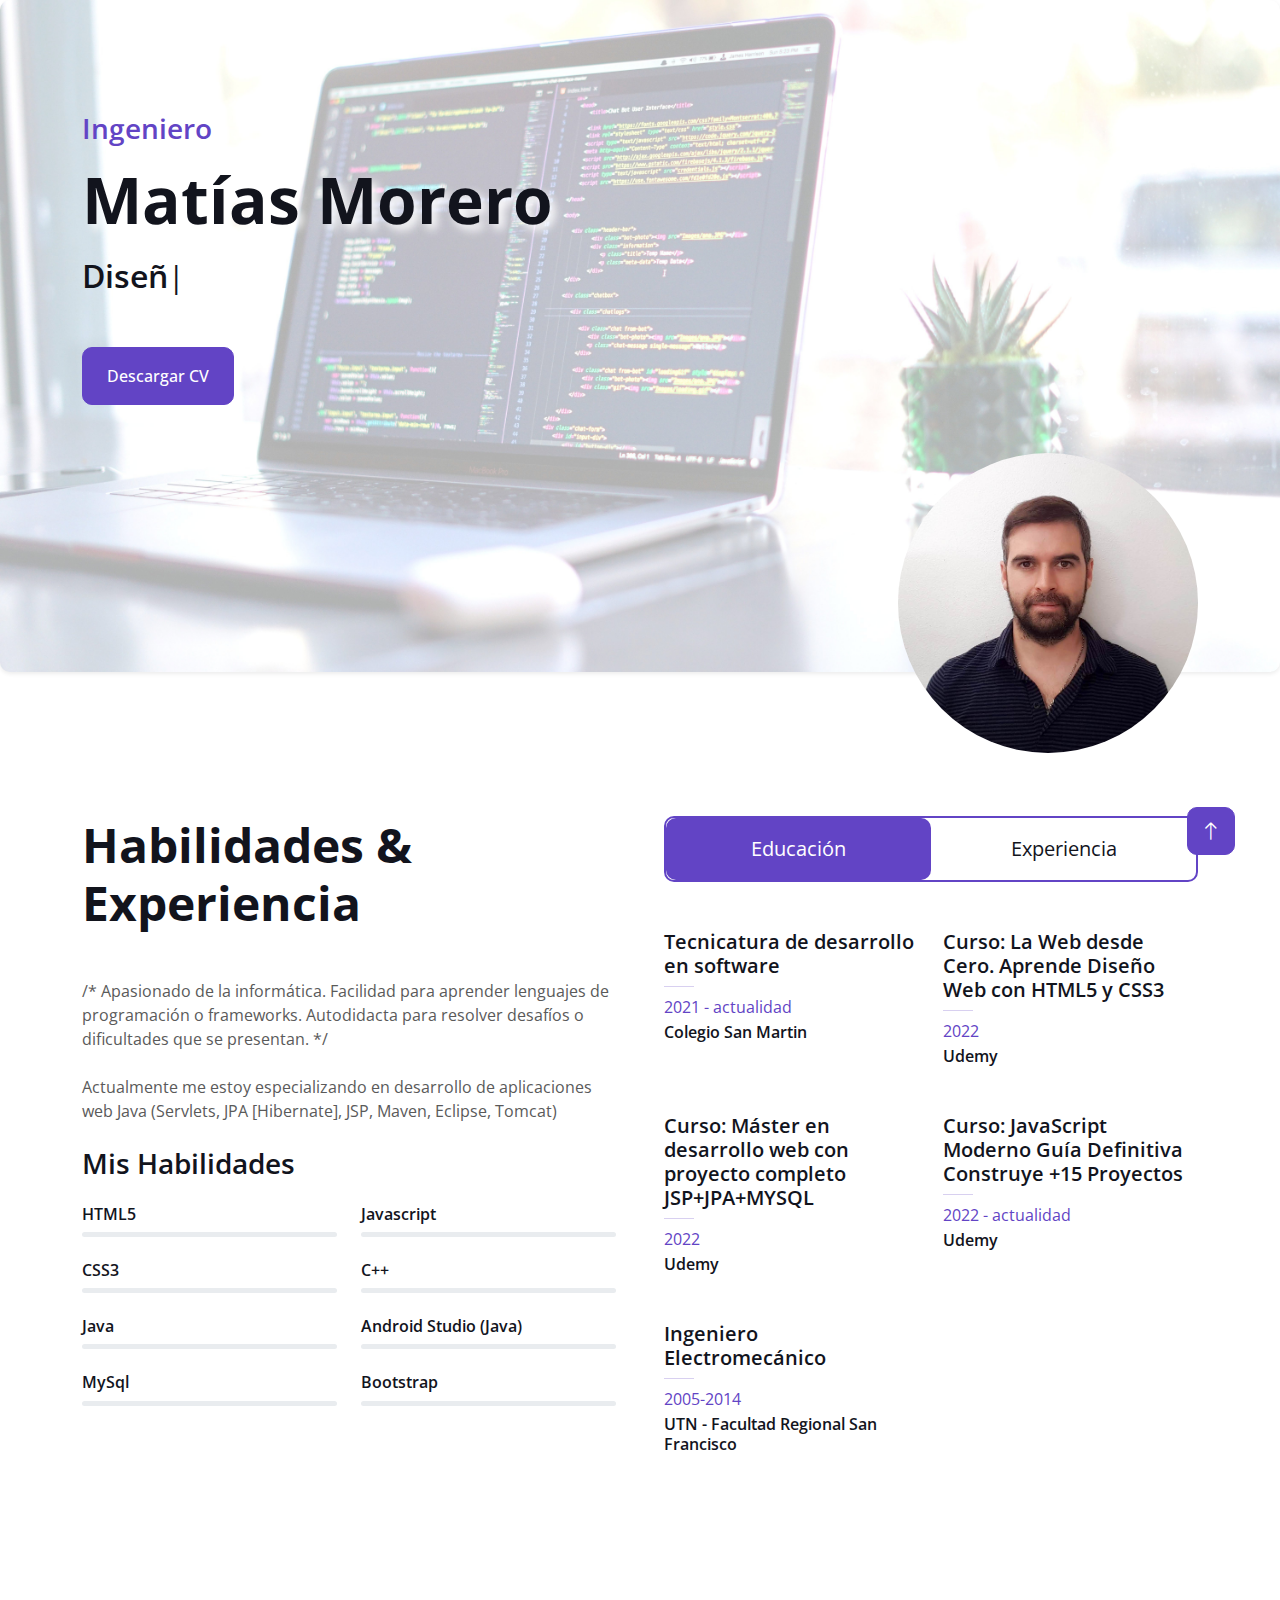
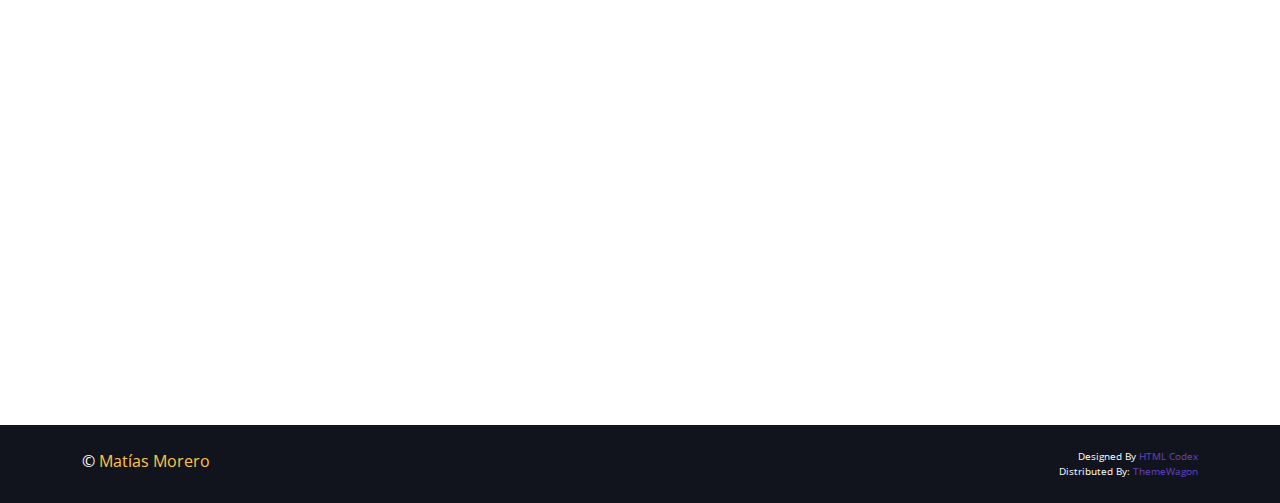
<file: index.html>
<!DOCTYPE html>
<html lang="es">

<head>
    <meta charset="utf-8">
    <title>Matias Morero Portfolio</title>
    <meta content="width=device-width, initial-scale=1.0" name="viewport">
    <meta content="" name="keywords">
    <meta content="" name="description">

    <!-- Favicon -->
    <link href="img/favicon.ico" rel="icon">

    <!-- Google Web Fonts -->
    <link rel="preconnect" href="https://fonts.googleapis.com">
    <link rel="preconnect" href="https://fonts.gstatic.com" crossorigin>
    <link href="https://fonts.googleapis.com/css2?family=Open+Sans:wght@400;500;600;700;800&display=swap" rel="stylesheet"> 

    <!-- Icon Font Stylesheet -->
    <link href="https://cdnjs.cloudflare.com/ajax/libs/font-awesome/5.10.0/css/all.min.css" rel="stylesheet">
    <link href="https://cdn.jsdelivr.net/npm/bootstrap-icons@1.4.1/font/bootstrap-icons.css" rel="stylesheet">

    <!-- Libraries Stylesheet -->
    <link href="lib/animate/animate.min.css" rel="stylesheet">
    <link href="lib/lightbox/css/lightbox.min.css" rel="stylesheet">
    <link href="lib/owlcarousel/assets/owl.carousel.min.css" rel="stylesheet">

    <!-- Customized Bootstrap Stylesheet -->
    <link href="css/bootstrap.min.css" rel="stylesheet">

    <!-- Template Stylesheet -->
    <link href="css/style.css" rel="stylesheet">
</head>

<body data-bs-spy="scroll" data-bs-target=".navbar" data-bs-offset="51">
    <!-- Spinner Start -->
    <div id="spinner" class="show bg-white position-fixed translate-middle w-100 vh-100 top-50 start-50 d-flex align-items-center justify-content-center">
        <div class="spinner-border text-primary" style="width: 3rem; height: 3rem;" role="status">
            <span class="sr-only">Cargando...</span>
        </div>
    </div>
    <!-- Spinner End -->


    <!-- Navbar Start -->
    <nav class="navbar navbar-expand-lg bg-white navbar-light fixed-top shadow py-lg-0 px-4 px-lg-5 wow fadeIn" data-wow-delay="0.1s">
        <a href="index.html" class="navbar-brand d-block d-lg-none">
            <h1 class="text-primary fw-bold m-0">Matías Morero</h1>
        </a>
        <button type="button" class="navbar-toggler" data-bs-toggle="collapse" data-bs-target="#navbarCollapse">
            <span class="navbar-toggler-icon"></span>
        </button>
        <div class="collapse navbar-collapse justify-content-between py-4 py-lg-0" id="navbarCollapse">
            <div class="navbar-nav ms-auto py-0">
                <a href="#home" class="nav-item nav-link active">Inicio</a>
                <a href="#skill" class="nav-item nav-link">Habilidades</a>
            </div>
            <a href="index.html" class="navbar-brand  py-3 px-4 mx-3 d-none d-lg-block">
                <h1 class="text-primary fw-bold m-0">Matías Morero</h1>
            </a>
            <div class="navbar-nav me-auto py-0">
                <a href="#project" class="nav-item nav-link">Proyectos</a>
                <a href="#contact" class="nav-item nav-link">Contacto</a>
            </div>
        </div>
    </nav>
    <!-- Navbar End -->


    <!-- Header Start -->
    <div class="container-fluid bg-light my-6 mt-0 shadow-sm p-3 mb-5 bg-body rounded" id="home">
        <div class="container">
            <div class="row g-5 align-items-center">
                <div class="col-lg-6 py-6 pb-0">
                    <h3 class="text-primary mb-3">Ingeniero</h3>
                    <h1 class="display-3 mb-3 sombra">Matías Morero</h1>
                    <h2 class="typed-text-output d-inline"></h2>
                    <div class="sombra typed-text d-none">Diseño Web, Aplicaciones Web Java, Aplicaciones Android</div>
                    <div class="d-flex align-items-center pt-5">
                        <a href="cv_matias_morero_2022.pdf" class="btn btn-primary py-3 px-4 me-5">Descargar CV</a>
                    </div>
                </div>
                <div class="d-flex align-items-end flex-column bd-highlight">
                    <img class="img-fluid rounded-circle" src="/img/matias.jpg" alt="" width="300px">
                </div>
            </div>
        </div>
    </div>
    <!-- Header End -->

    <!-- Expertise Start -->
    <div class="container-xxl py-6 pb-5" id="skill">
        <div class="container">
            <div class="row g-5">
                <div class="col-lg-6 wow fadeInUp" data-wow-delay="0.1s">
                    <h1 class="display-5 mb-5">Habilidades & Experiencia</h1>
                    <p class="mb-4">/* Apasionado de la informática. Facilidad para aprender lenguajes de programación o frameworks. Autodidacta para resolver desafíos o dificultades que se presentan. */</p>
                    <p class="mb-4">Actualmente me estoy especializando en desarrollo de aplicaciones web Java (Servlets, JPA [Hibernate], JSP, Maven, Eclipse, Tomcat)</p>
                    <h3 class="mb-4">Mis Habilidades</h3>
                    <div class="row align-items-center">
                        <div class="col-md-6">
                            <div class="skill mb-4">
                                <div class="d-flex justify-content-between">
                                    <h6 class="font-weight-bold">HTML5</h6>
                                    <h6 class="font-weight-bold"></h6>
                                </div>
                                <div class="progress">
                                    <div class="progress-bar bg-primary" role="progressbar" aria-valuenow="70" aria-valuemin="0" aria-valuemax="100"></div>
                                </div>
                            </div>
                            <div class="skill mb-4">
                                <div class="d-flex justify-content-between">
                                    <h6 class="font-weight-bold">CSS3</h6>
                                    <h6 class="font-weight-bold"></h6>
                                </div>
                                <div class="progress">
                                    <div class="progress-bar bg-warning" role="progressbar" aria-valuenow="60" aria-valuemin="0" aria-valuemax="100"></div>
                                </div>
                            </div>
                            <div class="skill mb-4">
                                <div class="d-flex justify-content-between">
                                    <h6 class="font-weight-bold">Java</h6>
                                    <h6 class="font-weight-bold"></h6>
                                </div>
                                <div class="progress">
                                    <div class="progress-bar bg-danger" role="progressbar" aria-valuenow="70" aria-valuemin="0" aria-valuemax="100"></div>
                                </div>
                            </div>
                            <div class="skill mb-4">
                                <div class="d-flex justify-content-between">
                                    <h6 class="font-weight-bold">MySql</h6>
                                    <h6 class="font-weight-bold"></h6>
                                </div>
                                <div class="progress">
                                    <div class="progress-bar bg-dark" role="progressbar" aria-valuenow="60" aria-valuemin="0" aria-valuemax="100"></div>
                                </div>
                            </div>
                        </div>
                        <div class="col-md-6">
                            <div class="skill mb-4">
                                <div class="d-flex justify-content-between">
                                    <h6 class="font-weight-bold">Javascript</h6>
                                    <h6 class="font-weight-bold"></h6>
                                </div>
                                <div class="progress">
                                    <div class="progress-bar bg-danger" role="progressbar" aria-valuenow="70" aria-valuemin="0" aria-valuemax="100"></div>
                                </div>
                            </div>
                            <div class="skill mb-4">
                                <div class="d-flex justify-content-between">
                                    <h6 class="font-weight-bold">C++</h6>
                                    <h6 class="font-weight-bold"></h6>
                                </div>
                                <div class="progress">
                                    <div class="progress-bar bg-dark" role="progressbar" aria-valuenow="50" aria-valuemin="0" aria-valuemax="100"></div>
                                </div>
                            </div>
                            <div class="skill mb-4">
                                <div class="d-flex justify-content-between">
                                    <h6 class="font-weight-bold">Android Studio (Java)</h6>
                                    <h6 class="font-weight-bold"></h6>
                                </div>
                                <div class="progress">
                                    <div class="progress-bar bg-info" role="progressbar" aria-valuenow="50" aria-valuemin="0" aria-valuemax="100"></div>
                                </div>
                            </div>
                            <div class="skill mb-4">
                                <div class="d-flex justify-content-between">
                                    <h6 class="font-weight-bold">Bootstrap</h6>
                                    <h6 class="font-weight-bold"></h6>
                                </div>
                                <div class="progress">
                                    <div class="progress-bar bg-primary" role="progressbar" aria-valuenow="50" aria-valuemin="0" aria-valuemax="100"></div>
                                </div>
                            </div>
                        </div>
                    </div>
                </div>
                <div class="col-lg-6 wow fadeInUp" data-wow-delay="0.5s">
                    <ul class="nav nav-pills rounded border border-2 border-primary mb-5">
                        <li class="nav-item w-50">
                            <button class="nav-link w-100 py-3 fs-5 active" data-bs-toggle="pill" href="#tab-1">Educación</button>
                        </li>
                        <li class="nav-item w-50">
                            <button class="nav-link w-100 py-3 fs-5" data-bs-toggle="pill" href="#tab-2">Experiencia</button>
                        </li>
                    </ul>
                    <div class="tab-content">
                        <div id="tab-1" class="tab-pane fade show p-0 active">
                            <div class="row gy-5 gx-4">
                                <div class="col-sm-6">
                                    <h5>Tecnicatura de desarrollo en software</h5>
                                    <hr class="text-primary my-2">
                                    <p class="text-primary mb-1">2021 - actualidad</p>
                                    <h6 class="mb-0">Colegio San Martin</h6>
                                </div>
                                <div class="col-sm-6">
                                    <h5>Curso: La Web desde Cero. Aprende Diseño Web con HTML5 y CSS3
                                    </h5>
                                    <hr class="text-primary my-2">
                                    <p class="text-primary mb-1">2022</p>
                                    <h6 class="mb-0">Udemy</h6>
                                </div>
                                <div class="col-sm-6">
                                    <h5>Curso: Máster en desarrollo web con proyecto completo JSP+JPA+MYSQL</h5>
                                    <hr class="text-primary my-2">
                                    <p class="text-primary mb-1">2022</p>
                                    <h6 class="mb-0">Udemy</h6>
                                </div>
                                <div class="col-sm-6">
                                    <h5>Curso: JavaScript Moderno Guía Definitiva Construye +15 Proyectos</h5>
                                    <hr class="text-primary my-2">
                                    <p class="text-primary mb-1">2022 - actualidad</p>
                                    <h6 class="mb-0">Udemy</h6>
                                </div>
                                <div class="col-sm-6">
                                    <h5>Ingeniero Electromecánico</h5>
                                    <hr class="text-primary my-2">
                                    <p class="text-primary mb-1">2005-2014</p>
                                    <h6 class="mb-0">UTN - Facultad Regional San Francisco</h6>
                                </div>
                            </div>
                            
                        </div>
                        <div id="tab-2" class="tab-pane fade show p-0">
                            <div class="row gy-5 gx-4">
                                <div class="col-sm-6">
                                    <h5>Dirección de laboratorio</h5>
                                    <hr class="text-primary my-2">
                                    <p class="text-primary mb-1">2022 - actualidad</p>
                                    <h6 class="mb-0">Copper S.A.</h6>
                                </div>
                                <div class="col-sm-6">
                                    <h5>Ingeniero - Oficina Técnica</h5>
                                    <hr class="text-primary my-2">
                                    <p class="text-primary mb-1">2012 - 2022</p>
                                    <h6 class="mb-0">MSF Tech S.A.</h6>
                                </div>
                            </div>
                        </div>
                    </div>
                </div>
            </div>
        </div>
    </div>
    <!-- Expertise End -->


    <!-- Projects Start -->
    <div class="container-xxl py-6 pt-5" id="project">
        <div class="container">
            <div class="row g-5 mb-5 align-items-center wow fadeInUp" data-wow-delay="0.1s">
                <div class="col-lg-6">
                    <h1 class="display-5 mb-0">Mis proyectos</h1>
                </div>
                <div class="col-lg-6 text-lg-end">
                    <ul class="list-inline mx-n3 mb-0" id="portfolio-flters">
                        <li class="mx-3 active" data-filter="*">Todos los proyectos</li>
                        <li class="mx-3" data-filter=".first">Aplicación Web Java</li>
                        <li class="mx-3" data-filter=".second">Curso Javascript</li>
                    </ul>
                </div>
            </div>
            <div class="row g-4 portfolio-container wow fadeInUp" data-wow-delay="0.1s">
                <div class="col-lg-4 col-md-6 portfolio-item first">
                    <div class="portfolio-img rounded overflow-hidden">
                        <img class="img-fluid" src="img/proyecto6.PNG" alt="">
                        <div class="portfolio-btn">
                            <div class="container" >
                                <div class="row text-light position-absolute top-0 start-0 p-3 p-xl-5">
                                    <p>Aplicación para la reserva de aulas en una institución educativa</p>
                                    <ul class="px-5">
                                        <li>Usuario: prueba / Contraseña: prueba</li>
                                        <li>Modelo vista controlador (MVC)</li>
                                        <li>Servlets, JSP, Maven</li>
                                        <li>JPA con Hibernate</li>
                                        <li>Base de datos MySQL</li>
                                        <li>Servidor Apache TomCat</li>
                                    </ul>
                                    <a class="text-light"> </a>
                                </div>
                                <div class="row position-absolute bottom-0 end-0 p-4">
                                    <a class="btn btn-lg-square btn-outline-secondary border-2 mx-1" href="img/proyecto6.PNG" data-lightbox="portfolio"><i class="fa fa-eye"></i></a>
                                    <a class="btn btn-lg-square btn-outline-secondary border-2 mx-1" href="http://186.124.20.129:8080/ReservaAulas/"><i class="fa fa-link"></i></a>
                                </div>
                            </div>
                        </div>
                    </div>
                </div>
                <div class="col-lg-4 col-md-6 portfolio-item second">
                    <div class="portfolio-img rounded overflow-hidden">
                        <img class="img-fluid" src="img/proyecto1.PNG" alt="">
                        <div class="portfolio-btn">
                            <div class="container" >
                                <div class="row text-light position-absolute top-0 start-0 p-3 p-xl-5">
                                    <p>Aplicación - Administrador de citas para veterinaria. Back-end en JS. Se aplicaron:</p>
                                    <ul class="px-5">
                                        <li>Clases. Programación orientada a objetos</li>
                                        <li>Base de datos IndexDB</li>
                                        <li>Se genera HTML dinámico con JS</li>
                                        <li>Spread Operator</li>
                                    </ul>
                                    <a class="text-light"> </a>
                                </div>
                                <div class="row position-absolute bottom-0 end-0 p-4">
                                    <a class="btn btn-lg-square btn-outline-secondary border-2 mx-1" href="img/proyecto1.PNG" data-lightbox="portfolio"><i class="fa fa-eye"></i></a>
                                    <a class="btn btn-lg-square btn-outline-secondary border-2 mx-1" href="proyecto_js_citas/index.html"><i class="fa fa-link"></i></a>
                                </div>
                            </div>
                        </div>
                    </div>
                </div>
                <div class="col-lg-4 col-md-6 portfolio-item second">
                    <div class="portfolio-img rounded overflow-hidden">
                        <img class="img-fluid" src="img/proyecto2.PNG" alt="">
                        <div class="portfolio-btn">
                            <div class="container" >
                                <div class="row text-light position-absolute top-0 start-0 p-3 p-xl-5">
                                    <p>Carrito de compras. Back-end en JS. Se aplicaron:</p>
                                    <ul class="px-5">
                                        <li>LocalStorage</li>
                                        <li>Array Methods: .filter . some</li>
                                        <li>Traversing the DOM</li>
                                        <li>Destructuring</li>
                                    </ul>

                                    <a class="text-light"> </a>
                                </div>
                                <div class="row position-absolute bottom-0 end-0 p-4">
                                    <a class="btn btn-lg-square btn-outline-secondary border-2 mx-1" href="img/proyecto2.PNG" data-lightbox="portfolio"><i class="fa fa-eye"></i></a>
                                    <a class="btn btn-lg-square btn-outline-secondary border-2 mx-1" href="proyecto_js_carrito/index.html"><i class="fa fa-link"></i></a>
                                </div>
                            </div>
                        </div>
                    </div>
                </div>
                <div class="col-lg-4 col-md-6 portfolio-item second">
                    <div class="portfolio-img rounded overflow-hidden">
                        <img class="img-fluid" src="img/proyecto3.PNG" alt="">
                        <div class="portfolio-btn">
                            <div class="container" >
                                <div class="row text-light position-absolute top-0 start-0 p-3 p-xl-5">
                                    <p>CRM de clientes. Back-end en JS. Se aplicaron:</p>
                                    <ul class="px-5">
                                        <li>Base de datos IndexDB</li>
                                        <li>Uso de la libreria Sweet Alert</li>
                                        <li>IIFE: Immediately Invoked Function Expression</li>
                                        <li>Literal Templates</li>
                                    </ul>
                                    <a class="text-light"> </a>
                                </div>
                                <div class="row position-absolute bottom-0 end-0 p-4">
                                    <a class="btn btn-lg-square btn-outline-secondary border-2 mx-1" href="img/proyecto3.PNG" data-lightbox="portfolio"><i class="fa fa-eye"></i></a>
                                    <a class="btn btn-lg-square btn-outline-secondary border-2 mx-1" href="proyecto_js_crm/index.html"><i class="fa fa-link"></i></a>
                                </div>
                            </div>
                        </div>
                    </div>
                </div>
                <div class="col-lg-4 col-md-6 portfolio-item second">
                    <div class="portfolio-img rounded overflow-hidden">
                        <img class="img-fluid" src="img/proyecto4.PNG" alt="">
                        <div class="portfolio-btn">
                            <div class="container" >
                                <div class="row text-light position-absolute top-0 start-0 p-3 p-xl-5">
                                    <p>Aplicación - Presupuesto y gastos semanales. Back-end en JS. Se aplicaron:</p>
                                    <ul class="px-5">
                                        <li>Clases. Programación orientada a objetos</li>
                                        <li>Se genera HTML dinámico con JS</li>
                                        <li>Object Literal Enhancement</li>
                                    </ul>
                                    <a class="text-light"> </a>
                                </div>
                                <div class="row position-absolute bottom-0 end-0 p-4">
                                    <a class="btn btn-lg-square btn-outline-secondary border-2 mx-1" href="img/proyecto4.PNG" data-lightbox="portfolio"><i class="fa fa-eye"></i></a>
                                    <a class="btn btn-lg-square btn-outline-secondary border-2 mx-1" href="proyecto_js_gasto_semanal/index.html"><i class="fa fa-link"></i></a>
                                </div>
                            </div>
                        </div>
                    </div>
                </div>
                <div class="col-lg-4 col-md-6 portfolio-item second">
                    <div class="portfolio-img rounded overflow-hidden">
                        <img class="img-fluid" src="img/proyecto5.PNG" alt="">
                        <div class="portfolio-btn">
                            <div class="container" >
                                <div class="row text-light position-absolute top-0 start-0 p-3 p-xl-5">
                                    <p>Buscador de autos con filtros. Back-end en JS. Se aplicaron:</p>
                                    <ul class="px-5">
                                        <li>Array Methods: .filter</li>
                                        <li>Destructuring</li>
                                        <li>Literal Templates</li>
                                    </ul>

                                    <a class="text-light"> </a>
                                </div>
                                <div class="row position-absolute bottom-0 end-0 p-4">
                                    <a class="btn btn-lg-square btn-outline-secondary border-2 mx-1" href="img/proyecto5.PNG" data-lightbox="portfolio"><i class="fa fa-eye"></i></a>
                                    <a class="btn btn-lg-square btn-outline-secondary border-2 mx-1" href="proyecto_js_buscador/index.html"><i class="fa fa-link"></i></a>
                                </div>
                            </div>
                        </div>
                    </div>
                </div>                
            </div>
        </div>
    </div>
    <!-- Projects End -->

    <!-- Contact Start -->
    <div class="container-xxl pb-5" id="contact">
        <div class="container py-5">
            <div class="row g-5 mb-5 wow fadeInUp" data-wow-delay="0.1s">
                <div class="col-lg-6">
                    <h1 class="display-5 mb-0">Contáctame</h1>
                </div>
            </div>
            <div class="row g-5">
                <div class="col-lg-5 col-md-6 wow fadeInUp" data-wow-delay="0.1s">
                    <p class="mb-2">Mi oficina:</p>
                    <h3 class="fw-bold">San Francisco, Córdoba, Argentina</h3>
                    <hr class="w-100">
                    <p class="mb-2">Llámame:</p>
                    <h3 class="fw-bold">(+54) 3564 65-2839</h3>
                    <hr class="w-100">
                    <p class="mb-2">Email:</p>
                    <h3 class="fw-bold">matiasmorero@outlook.com</h3>
                    <hr class="w-100">
                    <p class="mb-2">Linked-in:</p>
                    <div class="d-flex pt-2">
                        <!-- <a class="btn btn-square btn-primary me-2" href=""><i class="fab fa-twitter"></i></a>
                        <a class="btn btn-square btn-primary me-2" href=""><i class="fab fa-facebook-f"></i></a>
                        <a class="btn btn-square btn-primary me-2" href=""><i class="fab fa-youtube"></i></a> -->
                        <a class="btn btn-square btn-primary me-2" href="https://www.linkedin.com/in/matias-morero/"><i class="fab fa-linkedin-in"></i></a>
                    </div>
                </div>
                <div class="col-lg-7 col-md-6 wow fadeInUp" data-wow-delay="0.5s">
                    <form id="enviar-mail" name="contact" netlify >
                        <div class="row g-3">
                            <div class="col-md-6">
                                <div class="form-floating">
                                    <input type="text" class="form-control" id="nombre" name="nombre" placeholder="Su Nombre">
                                    <label for="nombre">Nombre</label>
                                </div>
                            </div>
                            <div class="col-md-6">
                                <div class="form-floating">
                                    <input type="email" class="form-control" id="email" name="email" placeholder="su Email">
                                    <label for="email">Email</label>
                                </div>
                            </div>
                            <div class="col-12">
                                <div class="form-floating">
                                    <input type="text" class="form-control" id="asunto" name="asunto" placeholder="Asunto">
                                    <label for="asunto">Asunto</label>
                                </div>
                            </div>
                            <div class="col-12">
                                <div class="form-floating">
                                    <textarea class="form-control" placeholder="Deja un mensaje aquí" id="mensaje" name="mensaje" style="height: 100px"></textarea>
                                    <label for="mensaje">Mensaje</label>
                                </div>
                            </div>
                            <div class="col-12">
                                <button class="btn btn-primary py-3 px-5" type="submit">Enviar mensaje</button>
                            </div>
                        </div>
                    </form>
                </div>
            </div>
        </div>
    </div>
    <!-- Contact End -->


    <!-- Map Start -->
    <div class="container-xxl pt-5 px-0 wow fadeInUp" data-wow-delay="0.1s">
        <div class="container-xxl pt-5 px-0">
            <div class="bg-dark">
                <iframe
                src="https://maps.google.com/maps?q=san%20francisco&t=&z=13&ie=UTF8&iwloc=&output=embed"
                frameborder="0" style="width: 100%; height: 450px; border:0;" allowfullscreen="" aria-hidden="false"
                tabindex="0"></iframe>
            </div>
        </div>
    </div>
    <!-- Map End -->


    <!-- Copyright Start -->
    <div class="container-fluid bg-dark text-white py-4">
            <div class="container">
                <div class="row">
                    <div class="col-md-6 text-center text-md-start mb-3 mb-md-0">
                        &copy; <a class="text-secondary" href="#">Matías Morero</a>
                    </div>
                    <div class="col-md-6 text-center text-md-end letra-pequena">
                        <!--/*** This template is free as long as you keep the footer author’s credit link/attribution link/backlink. If you'd like to use the template without the footer author’s credit link/attribution link/backlink, you can purchase the Credit Removal License from "https://htmlcodex.com/credit-removal". Thank you for your support. ***/-->
                        Designed By <a href="https://htmlcodex.com">HTML Codex</a>
                        <br>Distributed By: <a href="https://themewagon.com" target="_blank">ThemeWagon</a>
                    </div>
                </div>
            </div>
        </div>
    </div>
    <!-- Copyright End -->


    <!-- Back to Top -->
    <a href="#" class="btn btn-lg btn-primary btn-lg-square back-to-top"><i class="bi bi-arrow-up"></i></a>


    <!-- JavaScript Libraries -->
    <script src="https://code.jquery.com/jquery-3.4.1.min.js"></script>
    <script src="https://cdn.jsdelivr.net/npm/bootstrap@5.0.0/dist/js/bootstrap.bundle.min.js"></script>
    <script src="lib/wow/wow.min.js"></script>
    <script src="lib/easing/easing.min.js"></script>
    <script src="lib/waypoints/waypoints.min.js"></script>
    <script src="lib/typed/typed.min.js"></script>
    <script src="lib/counterup/counterup.min.js"></script>
    <script src="lib/owlcarousel/owl.carousel.min.js"></script>
    <script src="lib/isotope/isotope.pkgd.min.js"></script>
    <script src="lib/lightbox/js/lightbox.min.js"></script>

    <!-- Template Javascript -->
    <script src="js/main.js"></script>
</body>

</html>
</file>
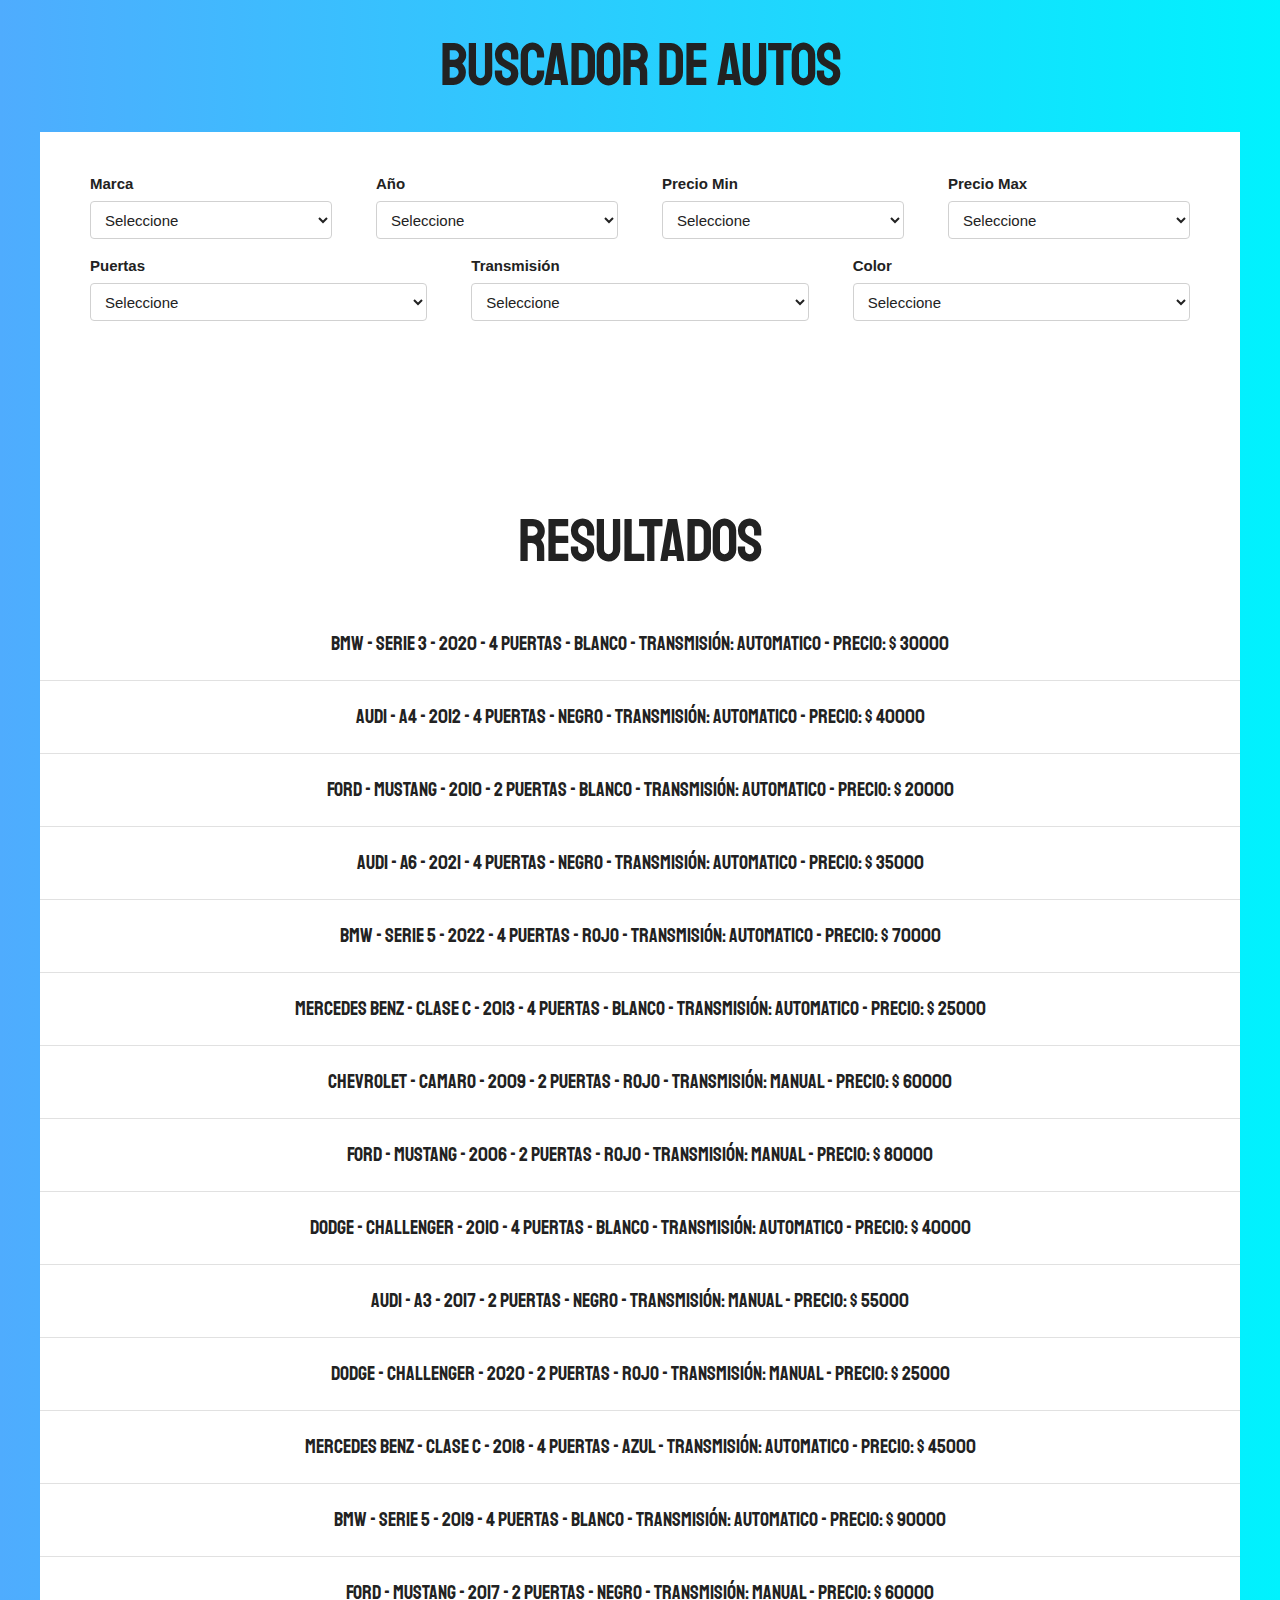
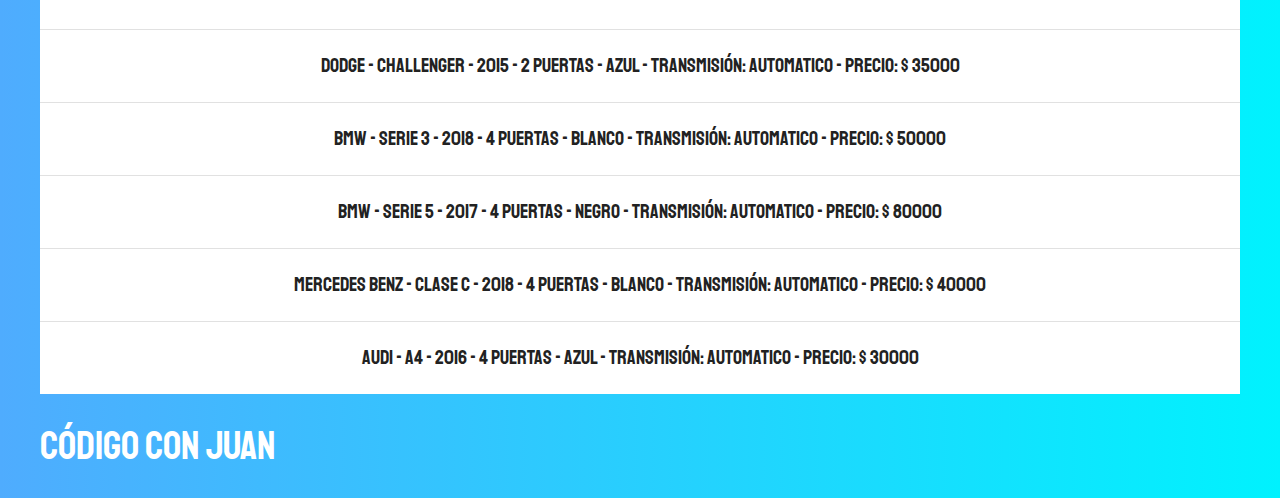
<file: proyecto_js_buscador/index.html>
<!DOCTYPE html>
<html lang="en">
<head>
    <meta charset="UTF-8">
    <meta name="viewport" content="width=device-width, initial-scale=1.0">
    <meta http-equiv="X-UA-Compatible" content="ie=edge">
    <title>Buscador múltiples campos - JS Moderno </title>
    <link href="https://fonts.googleapis.com/css?family=Staatliches" rel="stylesheet">  
    <link rel="stylesheet" href="css/normalize.css">
    <link rel="stylesheet" href="css/skeleton.css">
    <link rel="stylesheet" href="css/app.css">
</head>
<body>

    <h1>Buscador de Autos</h1>

    <div class="contenedor">

        

        <form id="buscador">
            <div class="row">
                <div class="three columns">
                    <label for="marca">Marca</label>
                    <select class="u-full-width" id="marca">
                        <option value="">Seleccione</option>
                        <option value="Audi">Audi</option>
                        <option value="BMW">BMW</option>
                        <option value="Mercedes Benz">Mercedes Benz</option>
                        <option value="Chevrolet">Chevrolet</option>
                        <option value="Ford">Ford</option>
                        <option value="Dodge">Dodge</option>
                    </select>
                </div>
                <div class="three columns">
                    <label for="year">Año</label>
                    <select class="u-full-width" id="year">
                        <option value="">Seleccione</option>
                    </select>
                </div>
                <div class="three columns">
                    <label for="minimo">Precio Min</label>
                    <select class="u-full-width" id="minimo">
                            <option value="">Seleccione</option>
                            <option value="20000">20,000</option>
                            <option value="30000">30,000</option>
                            <option value="40000">40,000</option>
                            <option value="50000">50,000</option>
                            <option value="60000">60,000</option>
                            <option value="70000">70,000</option>
                            <option value="80000">80,000</option>
                            <option value="90000">90,000</option>
                    </select>
                </div>
                <div class="three columns">
                    <label for="maximo">Precio Max</label>
                    <select class="u-full-width" id="maximo">
                            <option value="">Seleccione</option>
                            <option value="20000">20,000</option>
                            <option value="30000">30,000</option>
                            <option value="40000">40,000</option>
                            <option value="50000">50,000</option>
                            <option value="60000">60,000</option>
                            <option value="70000">70,000</option>
                            <option value="80000">80,000</option>
                            <option value="90000">90,000</option>
                    </select>
                </div>
                <div class="row">
                    <div class="four columns">
                        <label for="puertas">Puertas</label>
                        <select class="u-full-width" id="puertas">
                                <option value="">Seleccione</option>
                                <option value="2">2</option>
                                <option value="4">4</option>
                        </select>
                    </div>
                    <div class="four columns">
                        <label for="transmision">Transmisión</label>
                        <select class="u-full-width" id="transmision">
                                <option value="">Seleccione</option>
                                <option value="automatico">Automática</option>
                                <option value="manual">Manual</option>
                        </select>
                    </div>
                    <div class="four columns">
                        <label for="color">Color</label>
                        <select class="u-full-width" id="color">
                                <option value="">Seleccione</option>
                                <option value="Negro">Negro</option>
                                <option value="Azul">Azul</option>
                                <option value="Blanco">Blanco</option>
                                <option value="Rojo">Rojo</option>
                        </select>
                    </div>
                </div>
            </div>
        </form>


        <h1>Resultados</h1>
        <div id="resultado"></div>
    </div>

    <a class="sitio-web" href="https://www.codigoconjuan.com" rel="nofollow noopener noreferrer" >Código Con Juan</a>

    <script src="js/db.js"></script>
    <script src="js/app.js"></script>
    
</body>
</html>
</file>
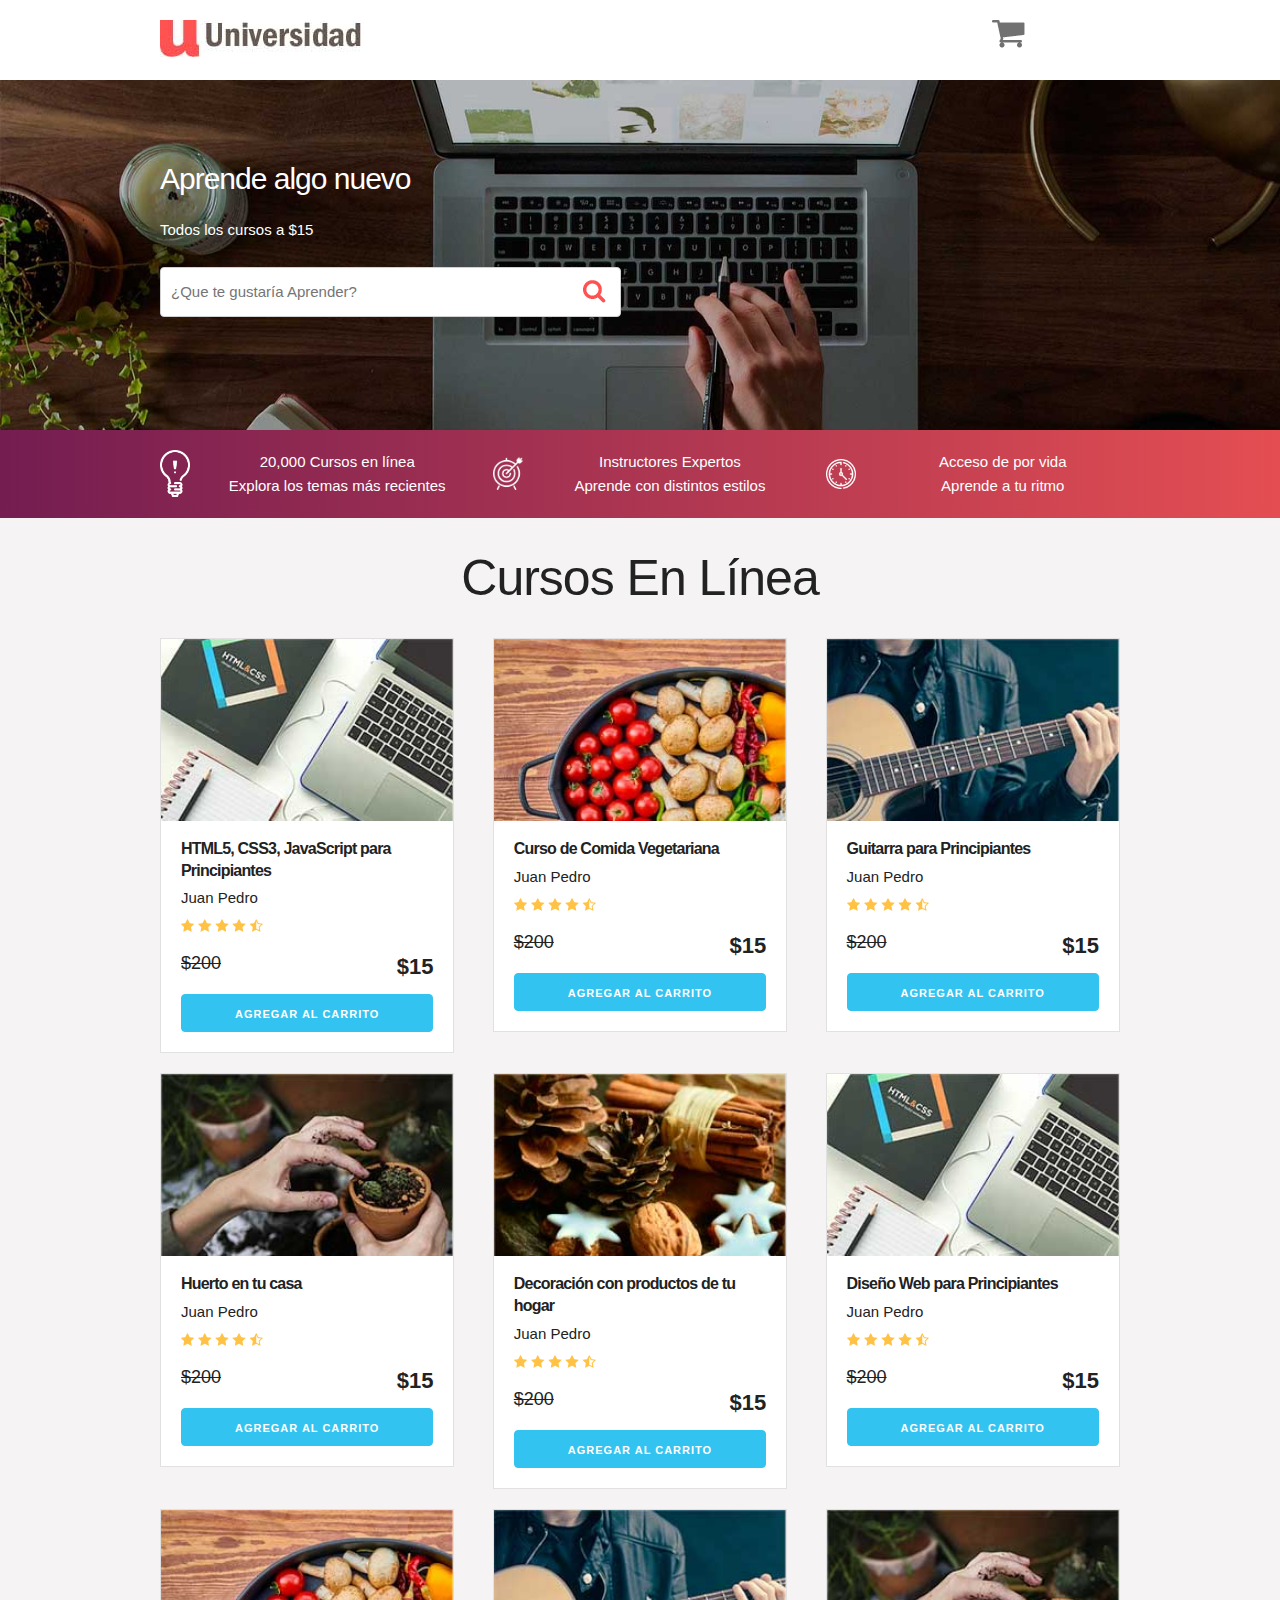
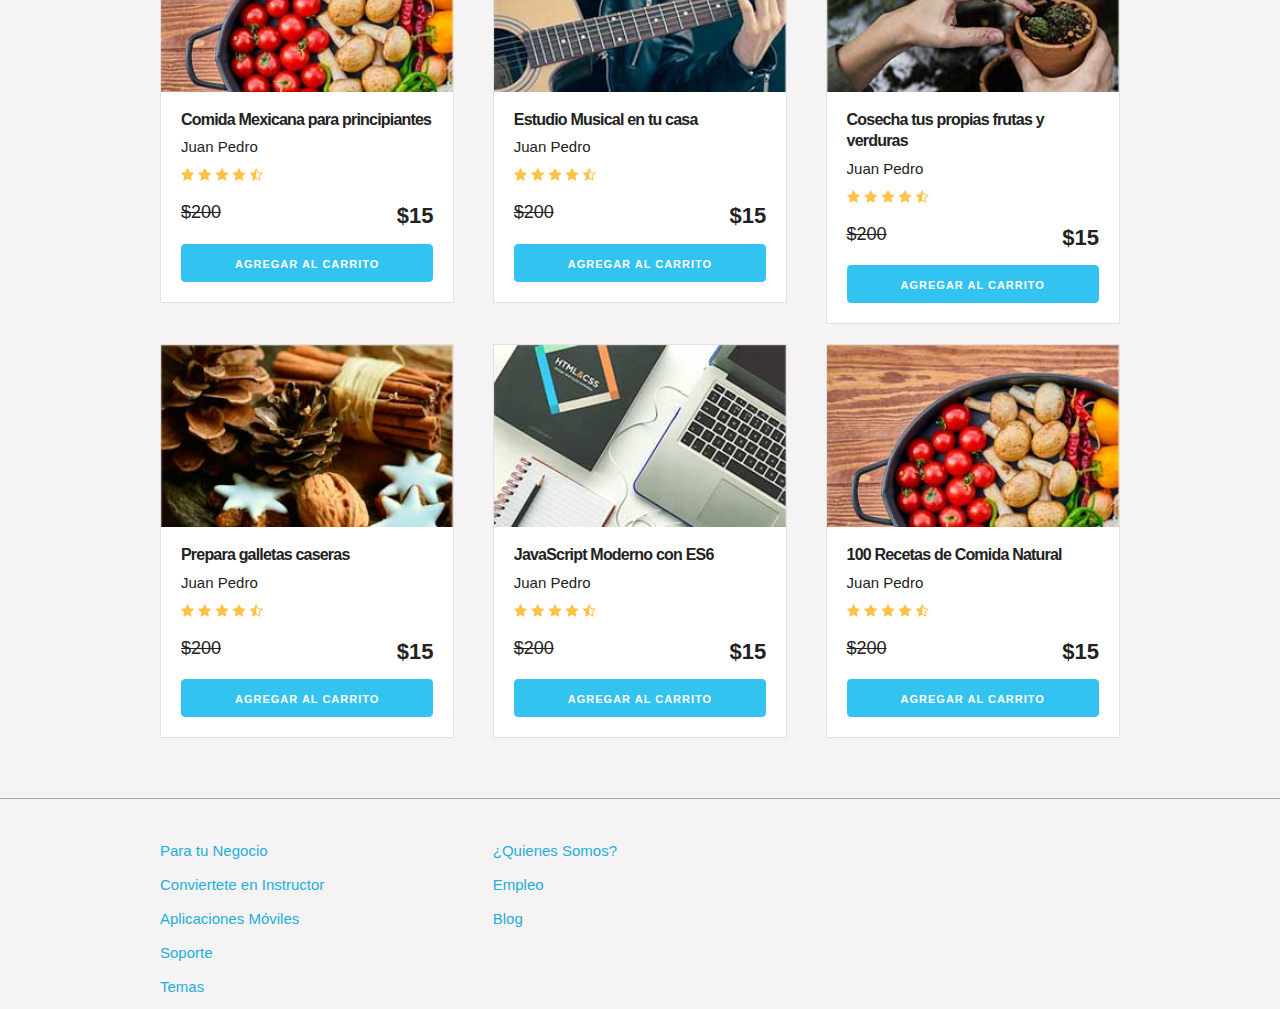
<file: proyecto_js_carrito/index.html>
<!DOCTYPE html>
<html lang="en">
<head>
    <meta charset="UTF-8">
    <meta name="viewport" content="width=device-width, initial-scale=1.0">
    <meta http-equiv="X-UA-Compatible" content="ie=edge">
    <title>Carrito</title>
    <link rel="stylesheet" href="css/normalize.css">
    <link rel="stylesheet" href="css/skeleton.css">
    <link rel="stylesheet" href="css/custom.css">
</head>
<body>
<header id="header" class="header">
    <div class="container">
        <div class="row">
            <div class="four columns">
                <img src="img/logo.jpg" id="logo">
            </div>
            <div class="two columns u-pull-right">
                <ul>
                    <li class="submenu">
                            <img src="img/cart.png" id="img-carrito">
                            <div id="carrito">
                                    
                                    <table id="lista-carrito" class="u-full-width">
                                        <thead>
                                            <tr>
                                                <th>Imagen</th>
                                                <th>Nombre</th>
                                                <th>Precio</th>
                                                <th>Cantidad</th>
                                                <th></th>
                                            </tr>
                                        </thead>
                                        <tbody></tbody>
                                    </table>

                                    <a href="#" id="vaciar-carrito" class="button u-full-width">Vaciar Carrito</a>
                            </div>
                    </li>
                </ul>
            </div>
        </div> 
    </div>
    </header>


    <div id="hero">
        <div class="container">
            <div class="row">
                    <div class="six columns">
                        <div class="contenido-hero">
                                <h2>Aprende algo nuevo</h2>
                                <p>Todos los cursos a $15</p>
                                <form action="#" id="busqueda" method="post" class="formulario">
                                    <input class="u-full-width" type="text" placeholder="¿Que te gustaría Aprender?" id="buscador">
                                    <input type="submit" id="submit-buscador" class="submit-buscador">
                                </form>
                        </div>
                    </div>
            </div> 
        </div>
    </div>

    <div class="barra">
        <div class="container">
            <div class="row">
                    <div class="four columns icono icono1">
                        <p>20,000 Cursos en línea <br>
                        Explora  los temas más recientes</p>
                    </div>
                    <div class="four columns icono icono2">
                        <p>Instructores Expertos <br>
                        Aprende con distintos estilos</p>
                    </div>
                    <div class="four columns icono icono3">
                        <p>Acceso de por vida <br>
                        Aprende a tu ritmo</p>
                    </div>
            </div>
        </div>

    </div>

    <div id="lista-cursos" class="container">
        <h1 id="encabezado" class="encabezado">Cursos En Línea</h1>
        <div class="row">
            <div class="four columns">
                <div class="card">
                    <img src="img/curso1.jpg" class="imagen-curso u-full-width">
                    <div class="info-card">
                        <h4>HTML5, CSS3, JavaScript para Principiantes</h4>
                        <p>Juan Pedro</p>
                        <img src="img/estrellas.png">
                        <p class="precio">$200  <span class="u-pull-right ">$15</span></p>
                        <a href="#" class="u-full-width button-primary button input agregar-carrito" data-id="1">Agregar Al Carrito</a>
                    </div>
                </div> <!--.card-->
            </div>
            <div class="four columns">
                    <div class="card">
                        <img src="img/curso2.jpg" class="imagen-curso u-full-width">
                        <div class="info-card">
                            <h4>Curso de Comida Vegetariana</h4>
                            <p>Juan Pedro</p>
                            <img src="img/estrellas.png">
                            <p class="precio">$200  <span class="u-pull-right ">$15</span></p>
                            <a href="#" class="u-full-width button-primary button input agregar-carrito" data-id="2">Agregar Al Carrito</a>
                        </div>
                    </div>
            </div>
            <div class="four columns">
                    <div class="card">
                        <img src="img/curso3.jpg" class="imagen-curso u-full-width">
                        <div class="info-card">
                            <h4>Guitarra para Principiantes</h4>
                            <p>Juan Pedro</p>
                            <img src="img/estrellas.png">
                            <p class="precio">$200  <span class="u-pull-right ">$15</span></p>
                            <a href="#" class="u-full-width button-primary button input agregar-carrito" data-id="3">Agregar Al Carrito</a>
                        </div>
                    </div> <!--.card-->
            </div>

        </div> <!--.row-->
        <div class="row">
            <div class="four columns">
                <div class="card">
                    <img src="img/curso4.jpg" class="imagen-curso u-full-width">
                    <div class="info-card">
                        <h4>Huerto en tu casa</h4>
                        <p>Juan Pedro</p>
                        <img src="img/estrellas.png">
                        <p class="precio">$200  <span class="u-pull-right ">$15</span></p>
                        <a href="#" class="u-full-width button-primary button input agregar-carrito" data-id="4">Agregar Al Carrito</a>
                    </div>
                </div> <!--.card-->
            </div>
            <div class="four columns">
                    <div class="card">
                        <img src="img/curso5.jpg" class="imagen-curso u-full-width">
                        <div class="info-card">
                            <h4>Decoración con productos de tu hogar</h4>
                            <p>Juan Pedro</p>
                            <img src="img/estrellas.png">
                            <p class="precio">$200  <span class="u-pull-right ">$15</span></p>
                            <a href="#" class="u-full-width button-primary button input agregar-carrito" data-id="5">Agregar Al Carrito</a>
                        </div>
                    </div> <!--.card-->
            </div>
            <div class="four columns">
                    <div class="card">
                        <img src="img/curso1.jpg" class="imagen-curso u-full-width">
                        <div class="info-card">
                            <h4>Diseño Web para Principiantes</h4>
                            <p>Juan Pedro</p>
                            <img src="img/estrellas.png">
                            <p class="precio">$200  <span class="u-pull-right ">$15</span></p>
                            <a href="#" class="u-full-width button-primary button input agregar-carrito" data-id="6">Agregar Al Carrito</a>
                        </div>
                    </div> <!--.card-->
            </div>
        </div> <!--.row-->
        <div class="row">
            <div class="four columns">
                <div class="card">
                    <img src="img/curso2.jpg" class="imagen-curso u-full-width">
                    <div class="info-card">
                        <h4>Comida Mexicana para principiantes</h4>
                        <p>Juan Pedro</p>
                        <img src="img/estrellas.png">
                        <p class="precio">$200  <span class="u-pull-right ">$15</span></p>
                        <a href="#" class="u-full-width button-primary button input agregar-carrito" data-id="7">Agregar Al Carrito</a>
                    </div>
                </div> <!--.card-->
            </div>
            <div class="four columns">
                    <div class="card">
                        <img src="img/curso3.jpg" class="imagen-curso u-full-width">
                        <div class="info-card">
                            <h4>Estudio Musical en tu casa</h4>
                            <p>Juan Pedro</p>
                            <img src="img/estrellas.png">
                            <p class="precio">$200  <span class="u-pull-right ">$15</span></p>
                            <a href="#" class="u-full-width button-primary button input agregar-carrito" data-id="8">Agregar Al Carrito</a>
                        </div>
                    </div> <!--.card-->
            </div>
            <div class="four columns">
                    <div class="card">
                        <img src="img/curso4.jpg" class="imagen-curso u-full-width">
                        <div class="info-card">
                            <h4>Cosecha tus propias frutas y verduras</h4>
                            <p>Juan Pedro</p>
                            <img src="img/estrellas.png">
                            <p class="precio">$200  <span class="u-pull-right ">$15</span></p>
                            <a href="#" class="u-full-width button-primary button input agregar-carrito" data-id="9">Agregar Al Carrito</a>
                        </div>
                    </div> <!--.card-->
            </div>
        </div> <!--.row-->
        <div class="row">
                <div class="four columns">
                    <div class="card">
                        <img src="img/curso5.jpg" class="imagen-curso u-full-width">
                        <div class="info-card">
                            <h4>Prepara galletas caseras</h4>
                            <p>Juan Pedro</p>
                            <img src="img/estrellas.png">
                            <p class="precio">$200  <span class="u-pull-right ">$15</span></p>
                            <a href="#" class="u-full-width button-primary button input agregar-carrito" data-id="10">Agregar Al Carrito</a>
                        </div>
                    </div> <!--.card-->
                </div>
                <div class="four columns">
                        <div class="card">
                            <img src="img/curso1.jpg" class="imagen-curso u-full-width">
                            <div class="info-card">
                                <h4>JavaScript Moderno con ES6</h4>
                                <p>Juan Pedro</p>
                                <img src="img/estrellas.png">
                                <p class="precio">$200  <span class="u-pull-right ">$15</span></p>
                                <a href="#" class="u-full-width button-primary button input agregar-carrito" data-id="11">Agregar Al Carrito</a>
                            </div>
                        </div> <!--.card-->
                </div>
                <div class="four columns">
                        <div class="card">
                            <img src="img/curso2.jpg" class="imagen-curso u-full-width">
                            <div class="info-card">
                                <h4>100 Recetas de Comida Natural</h4>
                                <p>Juan Pedro</p>
                                <img src="img/estrellas.png">
                                <p class="precio">$200  <span class="u-pull-right ">$15</span></p>
                                <a href="#" class="u-full-width button-primary button input agregar-carrito" data-id="12">Agregar Al Carrito</a>
                            </div>
                        </div> <!--.card-->
                </div>
            </div> <!--.row-->
    </div>  

    <footer id="footer" class="footer">
        <div class="container">
            <div class="row">
                    <div class="four columns">
                            <nav id="principal" class="menu">
                                <a class="enlace" href="#">Para tu Negocio</a>
                                <a class="enlace" href="#">Conviertete en Instructor</a>
                                <a class="enlace" href="#">Aplicaciones Móviles</a>
                                <a class="enlace" href="#">Soporte</a>
                                <a class="enlace" href="#">Temas</a>
                            </nav>
                    </div>
                    <div class="four columns">
                            <nav id="secundaria" class="menu">
                                <a class="enlace" href="#">¿Quienes Somos?</a>
                                <a class="enlace" href="#">Empleo</a>
                                <a class="enlace" href="#">Blog</a>
                            </nav>
                    </div>
            </div>
        </div>
    </footer>

    <script src="js/app.js"></script>

</body>
</html>
</file>
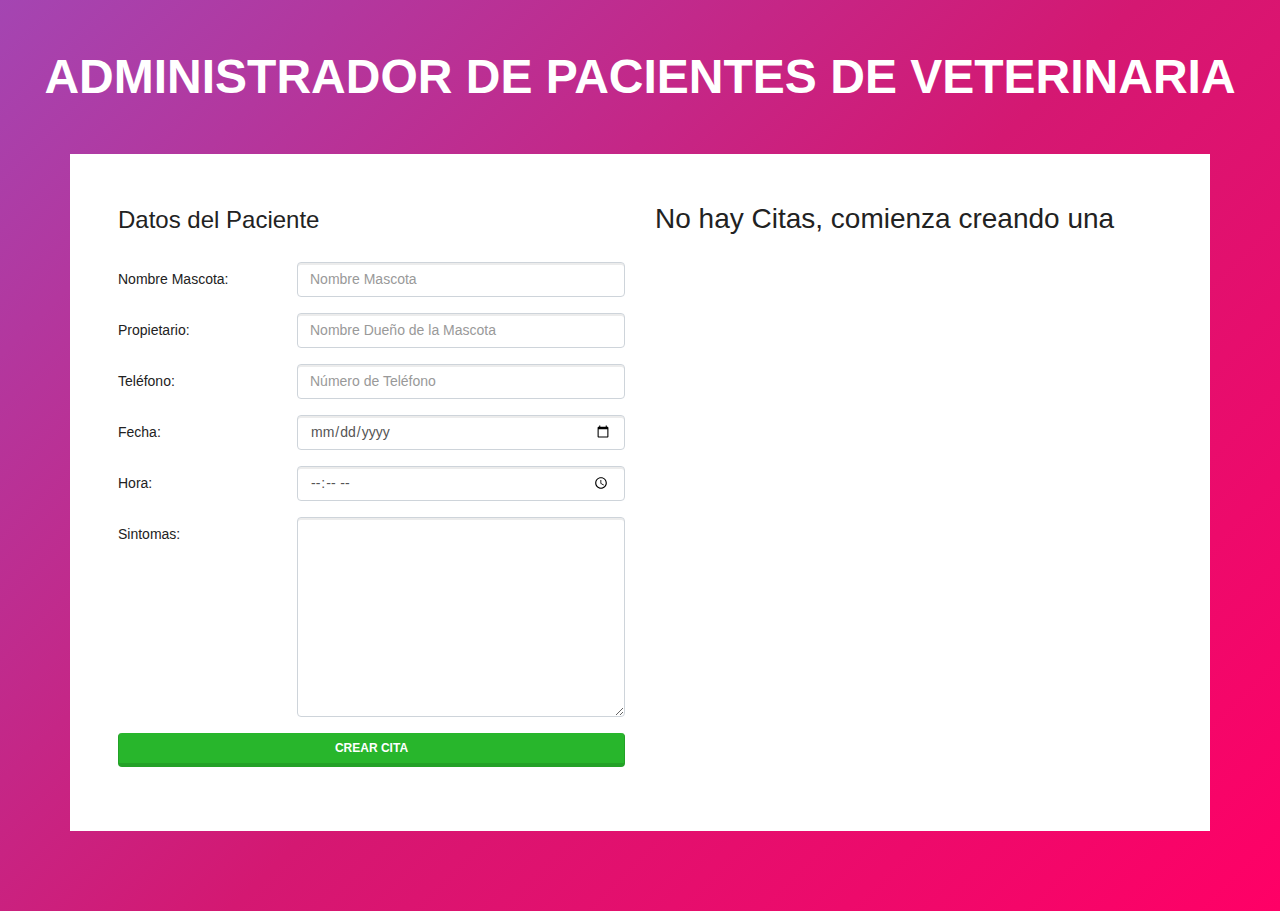
<file: proyecto_js_citas/index.html>
<!DOCTYPE html>
<html lang="en">
<head>
    <meta charset="UTF-8">
    <meta name="viewport" content="width=device-width, initial-scale=1.0">
    <meta http-equiv="X-UA-Compatible" content="ie=edge">
    <title>Administrador de Pacientes - IndexedDB</title>
    <link rel="stylesheet" href="css/bootstrap.css">
    <link rel="stylesheet" href="css/styles.css">
</head>
<body>
    <h2 class="text-center my-5 titulo">Administrador de Pacientes de Veterinaria</h2>
    <div class="container mt-5 p-5">
        <div id="contenido" class="row">
            <div class="col-md-6 agregar-cita">
                <form id="nueva-cita">
                    <legend class="mb-4">Datos del Paciente</legend>
                    <div class="form-group row">
                        <label class="col-sm-4 col-lg-4 col-form-label">Nombre Mascota:</label>
                        <div class="col-sm-8 col-lg-8">
                            <input type="text" id="mascota" name="mascota" class="form-control" placeholder="Nombre Mascota">
                        </div>
                    </div>
                    <div class="form-group row">
                        <label class="col-sm-4 col-lg-4 col-form-label">Propietario:</label>
                        <div class="col-sm-8 col-lg-8">
                            <input type="text" id="propietario" name="propietario" class="form-control"  placeholder="Nombre Dueño de la Mascota">
                        </div>
                    </div>
                    <div class="form-group row">
                        <label class="col-sm-4 col-lg-4 col-form-label">Teléfono:</label>
                        <div class="col-sm-8 col-lg-8">
                            <input type="tel" id="telefono" name="telefono" class="form-control"  placeholder="Número de Teléfono">
                        </div>
                    </div>
                    <div class="form-group row">
                        <label class="col-sm-4 col-lg-4 col-form-label">Fecha:</label>
                        <div class="col-sm-8 col-lg-8">
                            <input type="date" id="fecha" name="fecha" class="form-control">
                        </div>
                    </div>

                    <div class="form-group row">
                        <label class="col-sm-4 col-lg-4 col-form-label">Hora:</label>
                        <div class="col-sm-8 col-lg-8">
                            <input type="time" id="hora" name="hora" class="form-control">
                        </div>
                    </div>

                    <div class="form-group row">
                        <label class="col-sm-4 col-lg-4 col-form-label">Sintomas:</label>
                        <div class="col-sm-8 col-lg-8">
                            <textarea id="sintomas" name="sintomas" class="form-control"></textarea>
                        </div>
                    </div>
                    <div class="form-group">
                            <button type="submit" class="btn btn-success w-100 d-block">Crear Cita</button>
                    </div>
                </form>
            </div>
            <div class="col-md-6">
                <h2 id="administra" class="mb-4">Administra tus Citas</h2>
                <ul id="citas" class="list-group lista-citas"></ul>
            </div>
        </div> <!--.row-->
    </div><!--.container-->

    <script src="js/app.js"></script>

</body>
</html>
</file>
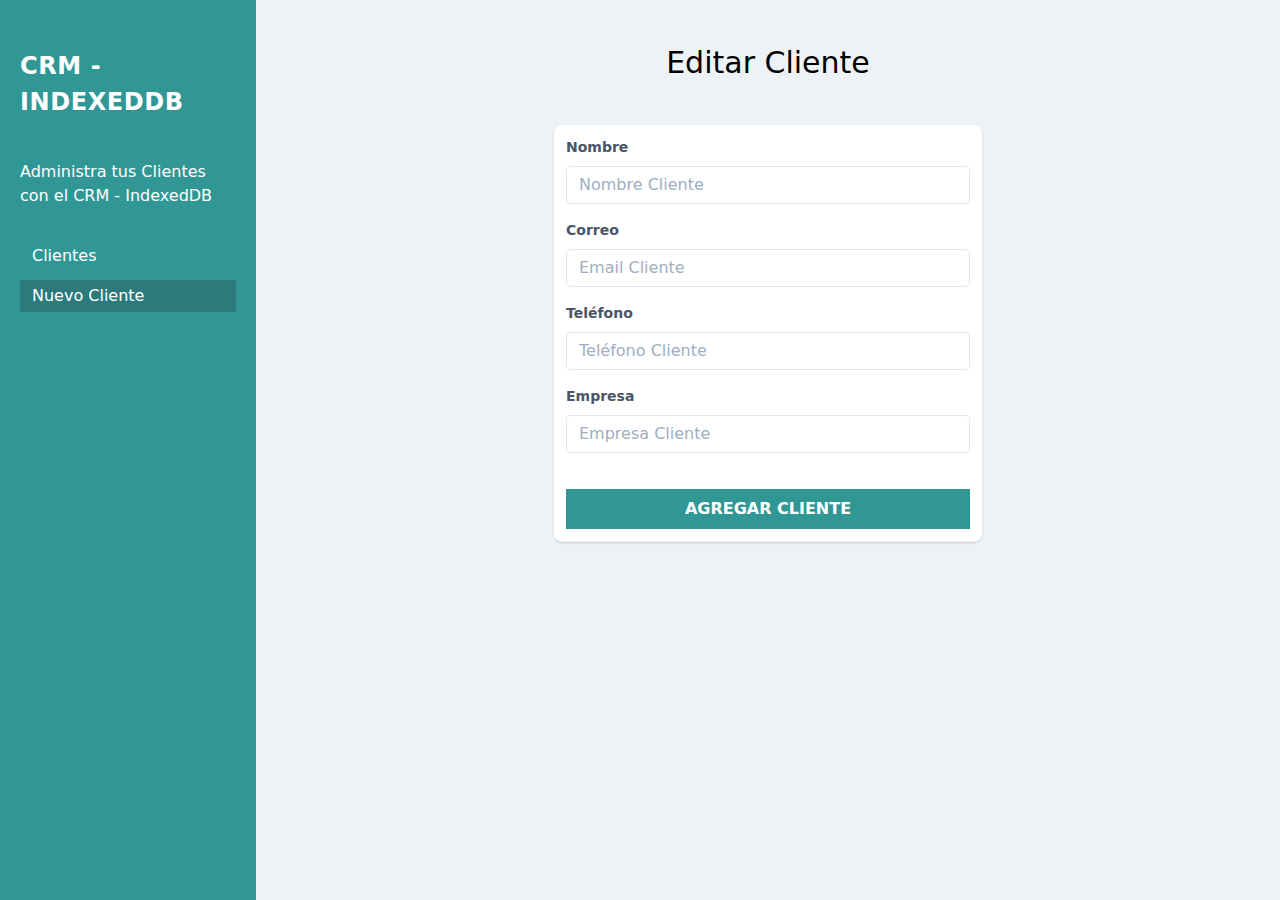
<file: proyecto_js_crm/editar-cliente.html>
<!DOCTYPE html>
<html lang="en">
<head>
    <meta charset="UTF-8">
    <meta name="viewport" content="width=device-width, initial-scale=1.0">
    <title>CRM - IndexedDB</title>
    <link rel="stylesheet" href="css/tailwind.min.css">
</head>
<body class="min-h-100 bg-gray-200">
    <div class="md:flex min-h-screen md:align-top">
        <aside class="md:w-2/5 lg:w-2/5 xl:w-1/5 bg-teal-600 px-5 py-10">
            <h1 class="uppercase text-white tracking-wide text-2xl  font-bold mt-2">CRM - IndexedDB</h1>
            <p class="mt-10 text-white">Administra tus Clientes con el CRM - IndexedDB</p>
            <nav class="mt-8">
                <a  
                    href="index.html" 
                    class="px-3 py-1 text-white block hover:bg-teal-700 hover:text-yellow-400 "
                >Clientes</a>
                <a 
                    href="nuevo-cliente.html" 
                    class="px-3 py-1 text-white block hover:bg-teal-900 mt-2 hover:text-yellow-400 bg-teal-700"
                >Nuevo Cliente</a>
            </nav>
        </aside> <!--sidebar-->
        <main class="md:w-3/5  xl:w-4/5 px-5 py-10 bg-gray-200">
            <h2 class="text-3xl font-light text-center">Editar Cliente</h2>

            <div class="flex flex-col mt-10 items-center">
                <div class="-my-2 py-2 overflow-x-auto sm:-mx-6 sm:px-6 lg:-mx-8 lg:px-8 w-10/12 md:w-8/12 lg:w-6/12">
                    <div class=" shadow overflow-hidden sm:rounded-lg border-b border-gray-200 ">
                        <form id="formulario" class="bg-white p-3">
                            <div class="mb-4">
                                <label class="block text-gray-700 text-sm font-bold mb-2" for="nombre">Nombre</label>
                                <input 
                                    class="appearance-none border rounded w-full py-2 px-3 text-gray-700 leading-tight focus:outline-none focus:shadow-outline"
                                    id="nombre"
                                    name="nombre"
                                    type="text"
                                    placeholder="Nombre Cliente"
                                />
                            </div>
                            <div class="mb-4">
                                <label class="block text-gray-700 text-sm font-bold mb-2" for="email">Correo</label>
                                <input 
                                    class="appearance-none border rounded w-full py-2 px-3 text-gray-700 leading-tight focus:outline-none focus:shadow-outline"
                                    id="email"
                                    name="email"
                                    type="email"
                                    placeholder="Email Cliente"
                                />
                            </div>

                            <div class="mb-4">
                                <label class="block text-gray-700 text-sm font-bold mb-2" for="telefono">Teléfono</label>
                                <input 
                                    class="appearance-none border rounded w-full py-2 px-3 text-gray-700 leading-tight focus:outline-none focus:shadow-outline"
                                    id="telefono"
                                    name="telefono"
                                    type="tel"
                                    placeholder="Teléfono Cliente"
                                />
                            </div>

                            <div class="mb-4">
                                <label class="block text-gray-700 text-sm font-bold mb-2" for="empresa">Empresa</label>
                                <input 
                                    class="appearance-none border rounded w-full py-2 px-3 text-gray-700 leading-tight focus:outline-none focus:shadow-outline"
                                    id="empresa"
                                    name="empresa"
                                    type="text"
                                    placeholder="Empresa Cliente"
                                />
                            </div>

                            <input type="hidden" name="id" id="id" value="">


                            <input
                                type="submit"
                                class="bg-teal-600 hover:bg-teal-900 w-full mt-5 p-2 text-white uppercase font-bold"
                                value="Agregar Cliente"
                            />
                        </form>
                    </div>
                </div>
            </div>
        </main>
    </div>
    <script src="js/editarcliente.js"></script>
    <script src="js/funciones.js"></script>
</body>
</html>
</file>
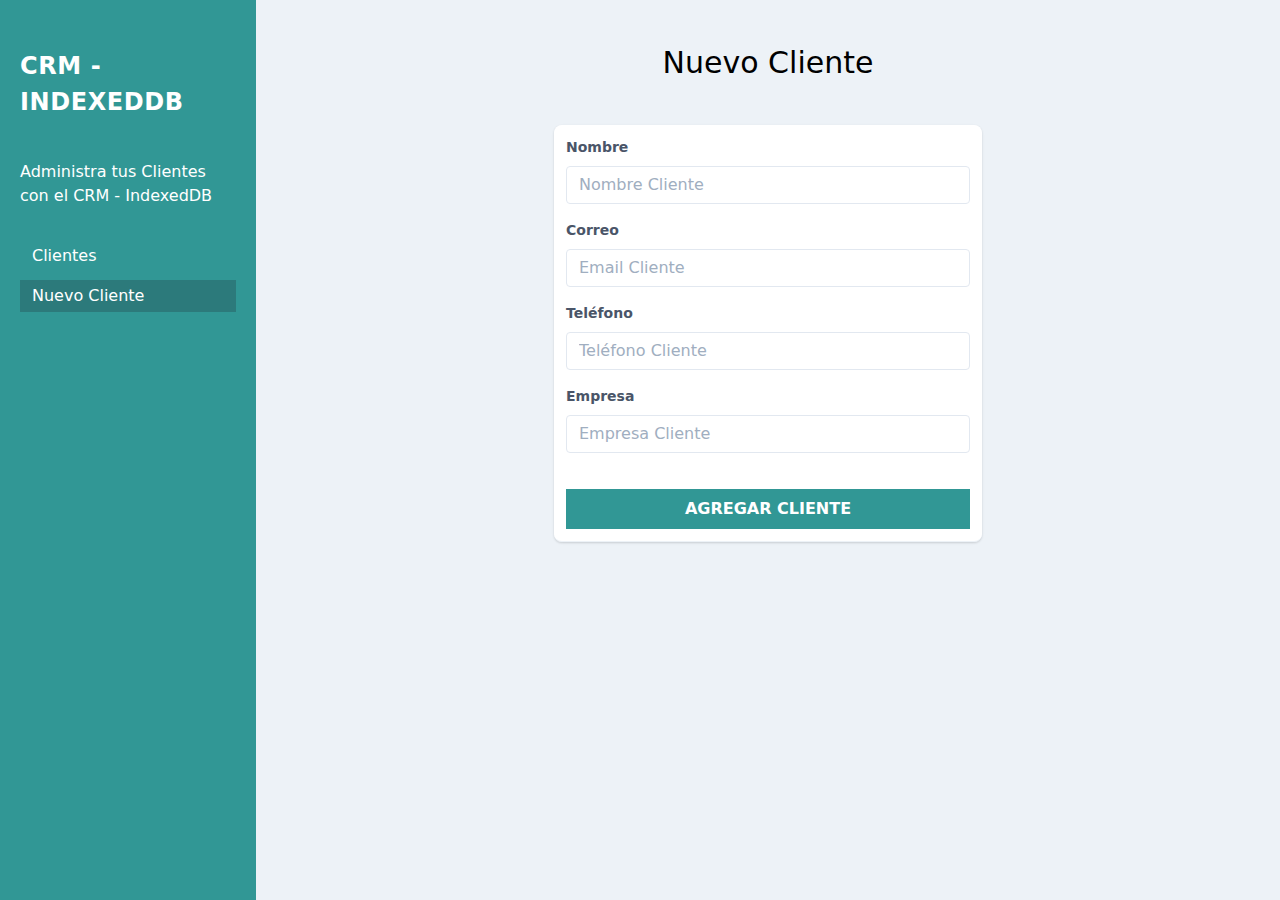
<file: proyecto_js_crm/nuevo-cliente.html>
<!DOCTYPE html>
<html lang="en">
<head>
    <meta charset="UTF-8">
    <meta name="viewport" content="width=device-width, initial-scale=1.0">
    <title>CRM - IndexedDB</title>
    <link rel="stylesheet" href="css/tailwind.min.css">
</head>
<body class="min-h-100 bg-gray-200">
    <div class="md:flex min-h-screen md:align-top">
        <aside class="md:w-2/5 lg:w-2/5 xl:w-1/5 bg-teal-600 px-5 py-10">
            <h1 class="uppercase text-white tracking-wide text-2xl  font-bold mt-2">CRM - IndexedDB</h1>
            <p class="mt-10 text-white">Administra tus Clientes con el CRM - IndexedDB</p>
            <nav class="mt-8">
                <a  
                    href="index.html" 
                    class="px-3 py-1 text-white block hover:bg-teal-700 hover:text-yellow-400 "
                >Clientes</a>
                <a 
                    href="nuevo-cliente.html" 
                    class="px-3 py-1 text-white block hover:bg-teal-900 mt-2 hover:text-yellow-400 bg-teal-700"
                >Nuevo Cliente</a>
            </nav>
        </aside> <!--sidebar-->
        <main class="md:w-3/5  xl:w-4/5 px-5 py-10 bg-gray-200">
            <h2 class="text-3xl font-light text-center">Nuevo Cliente</h2>

            <div class="flex flex-col mt-10 items-center">
                <div class="-my-2 py-2 overflow-x-auto sm:-mx-6 sm:px-6 lg:-mx-8 lg:px-8 w-10/12 md:w-8/12 lg:w-6/12">
                    <div class=" shadow overflow-hidden sm:rounded-lg border-b border-gray-200 ">
                        <form id="formulario" class="bg-white p-3">
                            <div class="mb-4">
                                <label class="block text-gray-700 text-sm font-bold mb-2" for="nombre">Nombre</label>
                                <input 
                                    class="appearance-none border rounded w-full py-2 px-3 text-gray-700 leading-tight focus:outline-none focus:shadow-outline"
                                    id="nombre"
                                    name="nombre"
                                    type="text"
                                    placeholder="Nombre Cliente"
                                />
                            </div>
                            <div class="mb-4">
                                <label class="block text-gray-700 text-sm font-bold mb-2" for="email">Correo</label>
                                <input 
                                    class="appearance-none border rounded w-full py-2 px-3 text-gray-700 leading-tight focus:outline-none focus:shadow-outline"
                                    id="email"
                                    name="email"
                                    type="email"
                                    placeholder="Email Cliente"
                                />
                            </div>

                            <div class="mb-4">
                                <label class="block text-gray-700 text-sm font-bold mb-2" for="telefono">Teléfono</label>
                                <input 
                                    class="appearance-none border rounded w-full py-2 px-3 text-gray-700 leading-tight focus:outline-none focus:shadow-outline"
                                    id="telefono"
                                    name="telefono"
                                    type="tel"
                                    placeholder="Teléfono Cliente"
                                />
                            </div>

                            <div class="mb-4">
                                <label class="block text-gray-700 text-sm font-bold mb-2" for="empresa">Empresa</label>
                                <input 
                                    class="appearance-none border rounded w-full py-2 px-3 text-gray-700 leading-tight focus:outline-none focus:shadow-outline"
                                    id="empresa"
                                    name="empresa"
                                    type="text"
                                    placeholder="Empresa Cliente"
                                />
                            </div>


                            <input
                                type="submit"
                                class="bg-teal-600 hover:bg-teal-900 w-full mt-5 p-2 text-white uppercase font-bold"
                                value="Agregar Cliente"
                            />
                        </form>
                    </div>
                </div>
            </div>
        </main>
    </div>
    <script src="js/nuevocliente.js"></script>
    <script src="js/funciones.js"></script>
</body>
</html>
</file>
<file: css/style.css>
/********** Template CSS **********/
:root {
    --primary: #6244C5;
    --secondary: #FFC448;
    --light: #FAFAFB;
    --dark: #12141D;
}

.back-to-top {
    position: fixed;
    display: none;
    right: 45px;
    bottom: 45px;
    z-index: 99;
}

.my-6 {
    margin-top: 6rem;
    margin-bottom: 6rem;
}

.py-6 {
    padding-top: 6rem;
    padding-bottom: 6rem;
}


/*** Spinner ***/
#spinner {
    opacity: 0;
    visibility: hidden;
    transition: opacity .5s ease-out, visibility 0s linear .5s;
    z-index: 99999;
}

#spinner.show {
    transition: opacity .5s ease-out, visibility 0s linear 0s;
    visibility: visible;
    opacity: 1;
}


/*** Button ***/
.btn {
    font-weight: 500;
    transition: .5s;
}

.btn.btn-primary,
.btn.btn-secondary {
    color: #FFFFFF;
}

.btn-square {
    width: 38px;
    height: 38px;
}

.btn-sm-square {
    width: 32px;
    height: 32px;
}

.btn-lg-square {
    width: 48px;
    height: 48px;
}

.btn-square,
.btn-sm-square,
.btn-lg-square {
    padding: 0;
    display: flex;
    align-items: center;
    justify-content: center;
    font-weight: normal;
}


/*** Navbar ***/
.navbar.fixed-top {
    display: none;
    transition: .5s;
}

.navbar .navbar-nav .nav-link {
    padding: 20px 15px;
    color: var(--dark);
    font-size: 18px;
    font-weight: 600;
    outline: none;
}

.navbar .navbar-nav .nav-link:hover,
.navbar .navbar-nav .nav-link.active {
    color: var(--primary);
}

@media (max-width: 991.98px) {
    .navbar .navbar-nav .nav-link  {
        padding: 10px 0;
    }
}


/*** Header ***/
#home {
    margin-bottom: 6rem;
    background: url(../img/profile.jpg) left top no-repeat;
    max-width: 100%;
    height: 42rem;
    background-size: cover;

}

.sombra{
    text-shadow: 5px 5px 10px #FFFFFF;
}

.letra-pequena{
    font-size: 10px;
}

.typed-cursor {
    font-size: 30px;
    color: var(--dark);
}

.btn-play {
    position: relative;
    display: block;
    box-sizing: content-box;
    width: 16px;
    height: 26px;
    border-radius: 100%;
    border: none;
    outline: none !important;
    padding: 18px 20px 20px 28px;
    background: var(--primary);
}

.btn-play:before {
    content: "";
    position: absolute;
    z-index: 0;
    left: 50%;
    top: 50%;
    transform: translateX(-50%) translateY(-50%);
    display: block;
    width: 60px;
    height: 60px;
    background: var(--primary);
    border-radius: 100%;
    animation: pulse-border 1500ms ease-out infinite;
}

.btn-play:after {
    content: "";
    position: absolute;
    z-index: 1;
    left: 50%;
    top: 50%;
    transform: translateX(-50%) translateY(-50%);
    display: block;
    width: 60px;
    height: 60px;
    background: #FFFFFF;
    border-radius: 100%;
    transition: all 200ms;
}

.btn-play span {
    display: block;
    position: relative;
    z-index: 3;
    width: 0;
    height: 0;
    left: -1px;
    border-left: 16px solid var(--primary);
    border-top: 11px solid transparent;
    border-bottom: 11px solid transparent;
}

@keyframes pulse-border {
    0% {
        transform: translateX(-50%) translateY(-50%) translateZ(0) scale(1);
        opacity: 1;
    }

    100% {
        transform: translateX(-50%) translateY(-50%) translateZ(0) scale(2);
        opacity: 0;
    }
}

.modal-video .modal-dialog {
    position: relative;
    max-width: 800px;
    margin: 60px auto 0 auto;
}

.modal-video .modal-body {
    position: relative;
    padding: 0px;
}

.modal-video .close {
    position: absolute;
    width: 30px;
    height: 30px;
    right: 0px;
    top: -30px;
    z-index: 999;
    font-size: 30px;
    font-weight: normal;
    color: #FFFFFF;
    background: #000000;
    opacity: 1;
}


/*** About ***/
#about .years .display-1 {
    font-size: 10rem;
    line-height: 9rem;
}

#about .years h5 {
    letter-spacing: 30px;
    margin-right: -30px;
}


/*** Skills ***/
#skill .progress {
    height: 5px;
    border-radius: 5px;
}

#skill .progress .progress-bar {
    width: 0px;
    border-radius: 5px;
    transition: 3s;
}

#skill .nav-pills .nav-link {
    color: var(--dark);
}

#skill .nav-pills .nav-link.active {
    color: #FFFFFF;
}

#skill .tab-content hr {
    width: 30px;
}


/*** Service ***/
.service-item .bg-icon {
    width: 100px;
    height: 100px;
    display: flex;
    align-items: center;
    justify-content: center;
    background: url(../img/bg-icon.png) center center no-repeat;
    background-size: cover;
}


/*** Project Portfolio ***/
#portfolio-flters li {
    display: inline-block;
    font-weight: 500;
    color: var(--dark);
    cursor: pointer;
    transition: .5s;
    border-bottom: 2px solid transparent;
}

#portfolio-flters li:hover,
#portfolio-flters li.active {
    color: var(--primary);
    border-color: var(--primary);
}

.portfolio-img {
    position: relative;
}

.portfolio-btn {
    position: absolute;
    width: 100%;
    height: 100%;
    top: 0;
    left: 0;
    background: rgba(98, 68, 197, .9);
    display: flex;
    align-items: flex-end;
    justify-content: flex-start;
    padding: 30px;
    padding-bottom: 100px !important;
    opacity: 0;
    transition: .5s;
}

.portfolio-item:hover .portfolio-btn {
    opacity: 1;
    padding-bottom: 30px !important;
}


/*** Team ***/
.team-item img {
    transition: .5s;
}

.team-item:hover img {
    opacity: .7;
}

.team-item .team-text {
    position: absolute;
    left: 0;
    right: 60px;
    bottom: 30px;
    display: flex;
    align-items: center;
    justify-content: space-between;
    opacity: 0;
    transition: .5s;
}

.team-item:hover .team-text {
    right: 30px;
    opacity: 1;
}

.team-item .team-text div {
    transition: .5s;
}

.team-item:hover .team-text div {
    margin-left: 30px;
}


/*** Testimonial ***/
.testimonial-left,
.testimonial-right {
    position: relative;
}

.testimonial-left img,
.testimonial-right img {
    position: absolute;
    padding: 5px;
    border: 1px solid var(--secondary);
    border-radius: 70px;
}

.testimonial-left img:nth-child(1),
.testimonial-right img:nth-child(3) {
    width: 70px;
    height: 70px;
    top: 10%;
    left: 50%;
    transform: translateX(-50%);
}

.testimonial-left img:nth-child(2),
.testimonial-right img:nth-child(2) {
    width: 60px;
    height: 60px;
    top: 50%;
    left: 10%;
    transform: translateY(-50%);
}

.testimonial-left img:nth-child(3),
.testimonial-right img:nth-child(1) {
    width: 50px;
    height: 50px;
    bottom: 10%;
    right: 10%;
}

.testimonial-carousel .owl-item img {
    width: 120px;
    height: 120px;
}

.testimonial-carousel .testimonial-icon {
    position: absolute;
    width: 40px;
    height: 40px;
    left: 50%;
    bottom: -15px;
    transform: translateX(-50%);
    display: flex;
    align-items: center;
    justify-content: center;
    background: #FFFFFF;
    border: 1px solid var(--secondary);
    border-radius: 60px;
}

.testimonial-carousel .owl-dots {
    height: 40px;
    margin-top: 25px;
    display: flex;
    align-items: center;
    justify-content: center;
}

.testimonial-carousel .owl-dot {
    position: relative;
    display: inline-block;
    margin: 0 5px;
    width: 30px;
    height: 30px;
    background: #FFFFFF;
    border: 2px solid var(--secondary);
    border-radius: 30px;
    transition: .5s;
}

.testimonial-carousel .owl-dot::after {
    position: absolute;
    content: "";
    width: 16px;
    height: 16px;
    top: 5px;
    left: 5px;
    border-radius: 16px;
    background: var(--secondary);
    transition: .5s;
}

.testimonial-carousel .owl-dot.active::after {
    background: var(--primary);
}
</file>
<file: proyecto_js_buscador/css/skeleton.css>
/*
* Skeleton V2.0.4
* Copyright 2014, Dave Gamache
* www.getskeleton.com
* Free to use under the MIT license.
* http://www.opensource.org/licenses/mit-license.php
* 12/29/2014
*/


/* Table of contents
––––––––––––––––––––––––––––––––––––––––––––––––––
- Grid
- Base Styles
- Typography
- Links
- Buttons
- Forms
- Lists
- Code
- Tables
- Spacing
- Utilities
- Clearing
- Media Queries
*/


/* Grid
–––––––––––––––––––––––––––––––––––––––––––––––––– */
.container {
  position: relative;
  width: 100%;
  max-width: 960px;
  margin: 0 auto;
  padding: 0 20px;
  box-sizing: border-box; }
.column,
.columns {
  width: 100%;
  float: left;
  box-sizing: border-box; }

/* For devices larger than 400px */
@media (min-width: 400px) {
  .container {
    width: 85%;
    padding: 0; }
}

/* For devices larger than 550px */
@media (min-width: 550px) {
  .container {
    width: 80%; }
  .column,
  .columns {
    margin-left: 4%; }
  .column:first-child,
  .columns:first-child {
    margin-left: 0; }

  .one.column,
  .one.columns                    { width: 4.66666666667%; }
  .two.columns                    { width: 13.3333333333%; }
  .three.columns                  { width: 22%;            }
  .four.columns                   { width: 30.6666666667%; }
  .five.columns                   { width: 39.3333333333%; }
  .six.columns                    { width: 48%;            }
  .seven.columns                  { width: 56.6666666667%; }
  .eight.columns                  { width: 65.3333333333%; }
  .nine.columns                   { width: 74.0%;          }
  .ten.columns                    { width: 82.6666666667%; }
  .eleven.columns                 { width: 91.3333333333%; }
  .twelve.columns                 { width: 100%; margin-left: 0; }

  .one-third.column               { width: 30.6666666667%; }
  .two-thirds.column              { width: 65.3333333333%; }

  .one-half.column                { width: 48%; }

  /* Offsets */
  .offset-by-one.column,
  .offset-by-one.columns          { margin-left: 8.66666666667%; }
  .offset-by-two.column,
  .offset-by-two.columns          { margin-left: 17.3333333333%; }
  .offset-by-three.column,
  .offset-by-three.columns        { margin-left: 26%;            }
  .offset-by-four.column,
  .offset-by-four.columns         { margin-left: 34.6666666667%; }
  .offset-by-five.column,
  .offset-by-five.columns         { margin-left: 43.3333333333%; }
  .offset-by-six.column,
  .offset-by-six.columns          { margin-left: 52%;            }
  .offset-by-seven.column,
  .offset-by-seven.columns        { margin-left: 60.6666666667%; }
  .offset-by-eight.column,
  .offset-by-eight.columns        { margin-left: 69.3333333333%; }
  .offset-by-nine.column,
  .offset-by-nine.columns         { margin-left: 78.0%;          }
  .offset-by-ten.column,
  .offset-by-ten.columns          { margin-left: 86.6666666667%; }
  .offset-by-eleven.column,
  .offset-by-eleven.columns       { margin-left: 95.3333333333%; }

  .offset-by-one-third.column,
  .offset-by-one-third.columns    { margin-left: 34.6666666667%; }
  .offset-by-two-thirds.column,
  .offset-by-two-thirds.columns   { margin-left: 69.3333333333%; }

  .offset-by-one-half.column,
  .offset-by-one-half.columns     { margin-left: 52%; }

}


/* Base Styles
–––––––––––––––––––––––––––––––––––––––––––––––––– */
/* NOTE
html is set to 62.5% so that all the REM measurements throughout Skeleton
are based on 10px sizing. So basically 1.5rem = 15px :) */
html {
  font-size: 62.5%; }
body {
  font-size: 1.5em; /* currently ems cause chrome bug misinterpreting rems on body element */
  line-height: 1.6;
  font-weight: 400;
  font-family: "Raleway", "HelveticaNeue", "Helvetica Neue", Helvetica, Arial, sans-serif;
  color: #222; }


/* Typography
–––––––––––––––––––––––––––––––––––––––––––––––––– */
h1, h2, h3, h4, h5, h6 {
  margin-top: 0;
  margin-bottom: 2rem;
  font-weight: 300; }
h1 { font-size: 4.0rem; line-height: 1.2;  letter-spacing: -.1rem;}
h2 { font-size: 3.6rem; line-height: 1.25; letter-spacing: -.1rem; }
h3 { font-size: 3.0rem; line-height: 1.3;  letter-spacing: -.1rem; }
h4 { font-size: 2.4rem; line-height: 1.35; letter-spacing: -.08rem; }
h5 { font-size: 1.8rem; line-height: 1.5;  letter-spacing: -.05rem; }
h6 { font-size: 1.5rem; line-height: 1.6;  letter-spacing: 0; }

/* Larger than phablet */
@media (min-width: 550px) {
  h1 { font-size: 5.0rem; }
  h2 { font-size: 4.2rem; }
  h3 { font-size: 3.6rem; }
  h4 { font-size: 3.0rem; }
  h5 { font-size: 2.4rem; }
  h6 { font-size: 1.5rem; }
}

p {
  margin-top: 0; }


/* Links
–––––––––––––––––––––––––––––––––––––––––––––––––– */
a {
  color: #1EAEDB; }
a:hover {
  color: #0FA0CE; }


/* Buttons
–––––––––––––––––––––––––––––––––––––––––––––––––– */
.button,
button,
input[type="submit"],
input[type="reset"],
input[type="button"] {
  display: inline-block;
  height: 38px;
  padding: 0 30px;
  color: #555;
  text-align: center;
  font-size: 11px;
  font-weight: 600;
  line-height: 38px;
  letter-spacing: .1rem;
  text-transform: uppercase;
  text-decoration: none;
  white-space: nowrap;
  background-color: transparent;
  border-radius: 4px;
  border: 1px solid #bbb;
  cursor: pointer;
  box-sizing: border-box; }
.button:hover,
button:hover,
input[type="submit"]:hover,
input[type="reset"]:hover,
input[type="button"]:hover,
.button:focus,
button:focus,
input[type="submit"]:focus,
input[type="reset"]:focus,
input[type="button"]:focus {
  color: #333;
  border-color: #888;
  outline: 0; }
.button.button-primary,
button.button-primary,
input[type="submit"].button-primary,
input[type="reset"].button-primary,
input[type="button"].button-primary {
  color: #FFF;
  background-color: #33C3F0;
  border-color: #33C3F0; }
.button.button-primary:hover,
button.button-primary:hover,
input[type="submit"].button-primary:hover,
input[type="reset"].button-primary:hover,
input[type="button"].button-primary:hover,
.button.button-primary:focus,
button.button-primary:focus,
input[type="submit"].button-primary:focus,
input[type="reset"].button-primary:focus,
input[type="button"].button-primary:focus {
  color: #FFF;
  background-color: #1EAEDB;
  border-color: #1EAEDB; }


/* Forms
–––––––––––––––––––––––––––––––––––––––––––––––––– */
input[type="email"],
input[type="number"],
input[type="search"],
input[type="text"],
input[type="tel"],
input[type="url"],
input[type="password"],
textarea,
select {
  height: 38px;
  padding: 6px 10px; /* The 6px vertically centers text on FF, ignored by Webkit */
  background-color: #fff;
  border: 1px solid #D1D1D1;
  border-radius: 4px;
  box-shadow: none;
  box-sizing: border-box; }
/* Removes awkward default styles on some inputs for iOS */
input[type="email"],
input[type="number"],
input[type="search"],
input[type="text"],
input[type="tel"],
input[type="url"],
input[type="password"],
textarea {
  -webkit-appearance: none;
     -moz-appearance: none;
          appearance: none; }
textarea {
  min-height: 65px;
  padding-top: 6px;
  padding-bottom: 6px; }
input[type="email"]:focus,
input[type="number"]:focus,
input[type="search"]:focus,
input[type="text"]:focus,
input[type="tel"]:focus,
input[type="url"]:focus,
input[type="password"]:focus,
textarea:focus,
select:focus {
  border: 1px solid #33C3F0;
  outline: 0; }
label,
legend {
  display: block;
  margin-bottom: .5rem;
  font-weight: 600; }
fieldset {
  padding: 0;
  border-width: 0; }
input[type="checkbox"],
input[type="radio"] {
  display: inline; }
label > .label-body {
  display: inline-block;
  margin-left: .5rem;
  font-weight: normal; }


/* Lists
–––––––––––––––––––––––––––––––––––––––––––––––––– */
ul {
  list-style: circle inside; }
ol {
  list-style: decimal inside; }
ol, ul {
  padding-left: 0;
  margin-top: 0; }
ul ul,
ul ol,
ol ol,
ol ul {
  margin: 1.5rem 0 1.5rem 3rem;
  font-size: 90%; }
li {
  margin-bottom: 1rem; }


/* Code
–––––––––––––––––––––––––––––––––––––––––––––––––– */
code {
  padding: .2rem .5rem;
  margin: 0 .2rem;
  font-size: 90%;
  white-space: nowrap;
  background: #F1F1F1;
  border: 1px solid #E1E1E1;
  border-radius: 4px; }
pre > code {
  display: block;
  padding: 1rem 1.5rem;
  white-space: pre; }


/* Tables
–––––––––––––––––––––––––––––––––––––––––––––––––– */
th,
td {
  padding: 12px 15px;
  text-align: left;
  border-bottom: 1px solid #E1E1E1; }
th:first-child,
td:first-child {
  padding-left: 0; }
th:last-child,
td:last-child {
  padding-right: 0; }


/* Spacing
–––––––––––––––––––––––––––––––––––––––––––––––––– */
button,
.button {
  margin-bottom: 1rem; }
input,
textarea,
select,
fieldset {
  margin-bottom: 1.5rem; }
pre,
blockquote,
dl,
figure,
table,
p,
ul,
ol,
form {
  margin-bottom: 2.5rem; }


/* Utilities
–––––––––––––––––––––––––––––––––––––––––––––––––– */
.u-full-width {
  width: 100%;
  box-sizing: border-box; }
.u-max-full-width {
  max-width: 100%;
  box-sizing: border-box; }
.u-pull-right {
  float: right; }
.u-pull-left {
  float: left; }


/* Misc
–––––––––––––––––––––––––––––––––––––––––––––––––– */
hr {
  margin-top: 3rem;
  margin-bottom: 3.5rem;
  border-width: 0;
  border-top: 1px solid #E1E1E1; }


/* Clearing
–––––––––––––––––––––––––––––––––––––––––––––––––– */

/* Self Clearing Goodness */
.container:after,
.row:after,
.u-cf {
  content: "";
  display: table;
  clear: both; }


/* Media Queries
–––––––––––––––––––––––––––––––––––––––––––––––––– */
/*
Note: The best way to structure the use of media queries is to create the queries
near the relevant code. For example, if you wanted to change the styles for buttons
on small devices, paste the mobile query code up in the buttons section and style it
there.
*/


/* Larger than mobile */
@media (min-width: 400px) {}

/* Larger than phablet (also point when grid becomes active) */
@media (min-width: 550px) {}

/* Larger than tablet */
@media (min-width: 750px) {}

/* Larger than desktop */
@media (min-width: 1000px) {}

/* Larger than Desktop HD */
@media (min-width: 1200px) {}
</file>
<file: proyecto_js_buscador/css/app.css>
body {
    background-image: linear-gradient(to right, #4facfe 0%, #00f2fe 100%);
    font-family: 'Staatliches', cursive;
}
html {
    font-size: 62.5%;
}
h1 {
    font-family: 'Staatliches', cursive;
    font-size: 6rem;
    padding: 3rem 0;
    margin: 0;
}
.contenedor {
    background-color: white;
    max-width: 1200px;
    margin: 0 auto;
}
p {
    font-size: 2rem;
}
h1, p {
    text-align: center;
}
form {
    max-width: 1100px;
    margin: 0 auto;
    padding: 4rem;
    background: white;
    margin-bottom: 10rem;
    font-family: Arial, Helvetica, sans-serif;
}
#app p{
    text-align: left!important;
    font-size: 2rem;
    font-family: Arial, Helvetica, sans-serif;
}
#resultado p {
    margin: 0;
    padding: 2rem;
    border-bottom: 1px solid #e1e1e1;
}
#resultado p span {
    font-weight: bold;
}
#resultado p:last-of-type{
    border: none;
}
.alerta {
    padding: 1rem;
    text-align: center;
    font-weight: bold;
    text-transform: uppercase;
    color: white;
    font-size: 2rem;
}
.error {
    background-color: red;
}

.sitio-web  {
    color: white;
    display: block;
    font-size: 4rem;
    max-width: 1200px;
    margin: 2rem auto;
    text-decoration: none;
}
.sitio-web:hover {
    color: white;
}
</file>
<file: proyecto_js_carrito/css/skeleton.css>
/*
* Skeleton V2.0.4
* Copyright 2014, Dave Gamache
* www.getskeleton.com
* Free to use under the MIT license.
* http://www.opensource.org/licenses/mit-license.php
* 12/29/2014
*/


/* Table of contents
––––––––––––––––––––––––––––––––––––––––––––––––––
- Grid
- Base Styles
- Typography
- Links
- Buttons
- Forms
- Lists
- Code
- Tables
- Spacing
- Utilities
- Clearing
- Media Queries
*/


/* Grid
–––––––––––––––––––––––––––––––––––––––––––––––––– */
.container {
  position: relative;
  width: 100%;
  max-width: 960px;
  margin: 0 auto;
  padding: 0 20px;
  box-sizing: border-box; }
.column,
.columns {
  width: 100%;
  float: left;
  box-sizing: border-box; }

/* For devices larger than 400px */
@media (min-width: 400px) {
  .container {
    width: 85%;
    padding: 0; }
}

/* For devices larger than 550px */
@media (min-width: 550px) {
  .container {
    width: 80%; }
  .column,
  .columns {
    margin-left: 4%; }
  .column:first-child,
  .columns:first-child {
    margin-left: 0; }

  .one.column,
  .one.columns                    { width: 4.66666666667%; }
  .two.columns                    { width: 13.3333333333%; }
  .three.columns                  { width: 22%;            }
  .four.columns                   { width: 30.6666666667%; }
  .five.columns                   { width: 39.3333333333%; }
  .six.columns                    { width: 48%;            }
  .seven.columns                  { width: 56.6666666667%; }
  .eight.columns                  { width: 65.3333333333%; }
  .nine.columns                   { width: 74.0%;          }
  .ten.columns                    { width: 82.6666666667%; }
  .eleven.columns                 { width: 91.3333333333%; }
  .twelve.columns                 { width: 100%; margin-left: 0; }

  .one-third.column               { width: 30.6666666667%; }
  .two-thirds.column              { width: 65.3333333333%; }

  .one-half.column                { width: 48%; }

  /* Offsets */
  .offset-by-one.column,
  .offset-by-one.columns          { margin-left: 8.66666666667%; }
  .offset-by-two.column,
  .offset-by-two.columns          { margin-left: 17.3333333333%; }
  .offset-by-three.column,
  .offset-by-three.columns        { margin-left: 26%;            }
  .offset-by-four.column,
  .offset-by-four.columns         { margin-left: 34.6666666667%; }
  .offset-by-five.column,
  .offset-by-five.columns         { margin-left: 43.3333333333%; }
  .offset-by-six.column,
  .offset-by-six.columns          { margin-left: 52%;            }
  .offset-by-seven.column,
  .offset-by-seven.columns        { margin-left: 60.6666666667%; }
  .offset-by-eight.column,
  .offset-by-eight.columns        { margin-left: 69.3333333333%; }
  .offset-by-nine.column,
  .offset-by-nine.columns         { margin-left: 78.0%;          }
  .offset-by-ten.column,
  .offset-by-ten.columns          { margin-left: 86.6666666667%; }
  .offset-by-eleven.column,
  .offset-by-eleven.columns       { margin-left: 95.3333333333%; }

  .offset-by-one-third.column,
  .offset-by-one-third.columns    { margin-left: 34.6666666667%; }
  .offset-by-two-thirds.column,
  .offset-by-two-thirds.columns   { margin-left: 69.3333333333%; }

  .offset-by-one-half.column,
  .offset-by-one-half.columns     { margin-left: 52%; }

}


/* Base Styles
–––––––––––––––––––––––––––––––––––––––––––––––––– */
/* NOTE
html is set to 62.5% so that all the REM measurements throughout Skeleton
are based on 10px sizing. So basically 1.5rem = 15px :) */
html {
  font-size: 62.5%; }
body {
  font-size: 1.5em; /* currently ems cause chrome bug misinterpreting rems on body element */
  line-height: 1.6;
  font-weight: 400;
  font-family: "Raleway", "HelveticaNeue", "Helvetica Neue", Helvetica, Arial, sans-serif;
  color: #222; }


/* Typography
–––––––––––––––––––––––––––––––––––––––––––––––––– */
h1, h2, h3, h4, h5, h6 {
  margin-top: 0;
  margin-bottom: 2rem;
  font-weight: 300; }
h1 { font-size: 4.0rem; line-height: 1.2;  letter-spacing: -.1rem;}
h2 { font-size: 3.6rem; line-height: 1.25; letter-spacing: -.1rem; }
h3 { font-size: 3.0rem; line-height: 1.3;  letter-spacing: -.1rem; }
h4 { font-size: 2.4rem; line-height: 1.35; letter-spacing: -.08rem; }
h5 { font-size: 1.8rem; line-height: 1.5;  letter-spacing: -.05rem; }
h6 { font-size: 1.5rem; line-height: 1.6;  letter-spacing: 0; }

/* Larger than phablet */
@media (min-width: 550px) {
  h1 { font-size: 5.0rem; }
  h2 { font-size: 4.2rem; }
  h3 { font-size: 3.6rem; }
  h4 { font-size: 3.0rem; }
  h5 { font-size: 2.4rem; }
  h6 { font-size: 1.5rem; }
}

p {
  margin-top: 0; }


/* Links
–––––––––––––––––––––––––––––––––––––––––––––––––– */
a {
  color: #1EAEDB; }
a:hover {
  color: #0FA0CE; }


/* Buttons
–––––––––––––––––––––––––––––––––––––––––––––––––– */
.button,
button,
input[type="submit"],
input[type="reset"],
input[type="button"] {
  display: inline-block;
  height: 38px;
  padding: 0 30px;
  color: #555;
  text-align: center;
  font-size: 11px;
  font-weight: 600;
  line-height: 38px;
  letter-spacing: .1rem;
  text-transform: uppercase;
  text-decoration: none;
  white-space: nowrap;
  background-color: transparent;
  border-radius: 4px;
  border: 1px solid #bbb;
  cursor: pointer;
  box-sizing: border-box; }
.button:hover,
button:hover,
input[type="submit"]:hover,
input[type="reset"]:hover,
input[type="button"]:hover,
.button:focus,
button:focus,
input[type="submit"]:focus,
input[type="reset"]:focus,
input[type="button"]:focus {
  color: #333;
  border-color: #888;
  outline: 0; }
.button.button-primary,
button.button-primary,
input[type="submit"].button-primary,
input[type="reset"].button-primary,
input[type="button"].button-primary {
  color: #FFF;
  background-color: #33C3F0;
  border-color: #33C3F0; }
.button.button-primary:hover,
button.button-primary:hover,
input[type="submit"].button-primary:hover,
input[type="reset"].button-primary:hover,
input[type="button"].button-primary:hover,
.button.button-primary:focus,
button.button-primary:focus,
input[type="submit"].button-primary:focus,
input[type="reset"].button-primary:focus,
input[type="button"].button-primary:focus {
  color: #FFF;
  background-color: #1EAEDB;
  border-color: #1EAEDB; }


/* Forms
–––––––––––––––––––––––––––––––––––––––––––––––––– */
input[type="email"],
input[type="number"],
input[type="search"],
input[type="text"],
input[type="tel"],
input[type="url"],
input[type="password"],
textarea,
select {
  height: 38px;
  padding: 6px 10px; /* The 6px vertically centers text on FF, ignored by Webkit */
  background-color: #fff;
  border: 1px solid #D1D1D1;
  border-radius: 4px;
  box-shadow: none;
  box-sizing: border-box; }
/* Removes awkward default styles on some inputs for iOS */
input[type="email"],
input[type="number"],
input[type="search"],
input[type="text"],
input[type="tel"],
input[type="url"],
input[type="password"],
textarea {
  -webkit-appearance: none;
     -moz-appearance: none;
          appearance: none; }
textarea {
  min-height: 65px;
  padding-top: 6px;
  padding-bottom: 6px; }
input[type="email"]:focus,
input[type="number"]:focus,
input[type="search"]:focus,
input[type="text"]:focus,
input[type="tel"]:focus,
input[type="url"]:focus,
input[type="password"]:focus,
textarea:focus,
select:focus {
  border: 1px solid #33C3F0;
  outline: 0; }
label,
legend {
  display: block;
  margin-bottom: .5rem;
  font-weight: 600; }
fieldset {
  padding: 0;
  border-width: 0; }
input[type="checkbox"],
input[type="radio"] {
  display: inline; }
label > .label-body {
  display: inline-block;
  margin-left: .5rem;
  font-weight: normal; }


/* Lists
–––––––––––––––––––––––––––––––––––––––––––––––––– */
ul {
  list-style: circle inside; }
ol {
  list-style: decimal inside; }
ol, ul {
  padding-left: 0;
  margin-top: 0; }
ul ul,
ul ol,
ol ol,
ol ul {
  margin: 1.5rem 0 1.5rem 3rem;
  font-size: 90%; }
li {
  margin-bottom: 1rem; }


/* Code
–––––––––––––––––––––––––––––––––––––––––––––––––– */
code {
  padding: .2rem .5rem;
  margin: 0 .2rem;
  font-size: 90%;
  white-space: nowrap;
  background: #F1F1F1;
  border: 1px solid #E1E1E1;
  border-radius: 4px; }
pre > code {
  display: block;
  padding: 1rem 1.5rem;
  white-space: pre; }


/* Tables
–––––––––––––––––––––––––––––––––––––––––––––––––– */
th,
td {
  padding: 12px 15px;
  text-align: left;
  border-bottom: 1px solid #E1E1E1; }
th:first-child,
td:first-child {
  padding-left: 0; }
th:last-child,
td:last-child {
  padding-right: 0; }


/* Spacing
–––––––––––––––––––––––––––––––––––––––––––––––––– */
button,
.button {
  margin-bottom: 1rem; }
input,
textarea,
select,
fieldset {
  margin-bottom: 1.5rem; }
pre,
blockquote,
dl,
figure,
table,
p,
ul,
ol,
form {
  margin-bottom: 2.5rem; }


/* Utilities
–––––––––––––––––––––––––––––––––––––––––––––––––– */
.u-full-width {
  width: 100%;
  box-sizing: border-box; }
.u-max-full-width {
  max-width: 100%;
  box-sizing: border-box; }
.u-pull-right {
  float: right; }
.u-pull-left {
  float: left; }


/* Misc
–––––––––––––––––––––––––––––––––––––––––––––––––– */
hr {
  margin-top: 3rem;
  margin-bottom: 3.5rem;
  border-width: 0;
  border-top: 1px solid #E1E1E1; }


/* Clearing
–––––––––––––––––––––––––––––––––––––––––––––––––– */

/* Self Clearing Goodness */
.container:after,
.row:after,
.u-cf {
  content: "";
  display: table;
  clear: both; }


/* Media Queries
–––––––––––––––––––––––––––––––––––––––––––––––––– */
/*
Note: The best way to structure the use of media queries is to create the queries
near the relevant code. For example, if you wanted to change the styles for buttons
on small devices, paste the mobile query code up in the buttons section and style it
there.
*/


/* Larger than mobile */
@media (min-width: 400px) {}

/* Larger than phablet (also point when grid becomes active) */
@media (min-width: 550px) {}

/* Larger than tablet */
@media (min-width: 750px) {}

/* Larger than desktop */
@media (min-width: 1000px) {}

/* Larger than Desktop HD */
@media (min-width: 1200px) {}
</file>
<file: proyecto_js_carrito/css/custom.css>
html {
    font-size: 62.5%;
}
body {
    background-color: #f5f3f3
}
h1 {
    text-align: center;
}
h2 {
    font-size: 3rem;
}
h4 {
    font-size: 16px;
    font-weight: 700;
}
header {
    padding: 20px 0 0 0;
    background: white;
    text-align: center;
}
@media (min-width: 750px) {
    header {
        text-align: left;
    }
}
.borrar-curso {
    background-color: red;
    border-radius: 50%;
    padding: 5px 10px;
    text-decoration: none;
    color: white;
    font-weight: bold;
}

ul {
    list-style: none;
}
#hero {
    background-image:url(../img/hero.jpg);
    height: 350px;
    background-size: cover;
}
#encabezado {
    margin: 30px 0;
}
.submenu {
    position: relative;
}

.submenu #carrito{
    display: none;
}
.submenu:hover #carrito{
    display: block;
    position: absolute;
    right:0;

    top:100%;
    z-index: 1;
    background-color: white;
    padding: 20px;
    min-height: 400px;
    min-width: 300px;
}
.vacio {
    padding: 10px;
    background-color: crimson;
    text-align: center;
    border-radius: 10px;
    color: white;
}
.contenido-hero {
    margin-top: 80px;
    color: white;
}
.contenido-hero form {
    position: relative;
    margin-bottom: 0;
}
.contenido-hero form #buscador {
    height: 50px;
    margin-bottom: 0;
}
.contenido-hero form .submit-buscador {
    position: absolute;
    right:0;
    top:0;
    height: 100%;
    padding: 0;
    display: block;
    text-indent: -9999px;
    width: 50px;
    background-image: url(../img/lupa.png);
    background-position: right center;
    background-repeat: no-repeat;
    border:none;
}


.barra {
    padding: 20px 0;
    background: #741d51; /* Old browsers */
    background: -moz-linear-gradient(left, #741d51 0%, #e44e52 100%); /* FF3.6-15 */
    background: -webkit-linear-gradient(left, #741d51 0%,#e44e52 100%); /* Chrome10-25,Safari5.1-6 */
    background: linear-gradient(to right, #741d51 0%,#e44e52 100%); /* W3C, IE10+, FF16+, Chrome26+, Opera12+, Safari7+ */
    filter: progid:DXImageTransform.Microsoft.gradient( startColorstr='#741d51', endColorstr='#e44e52',GradientType=1 ); /* IE6-9 */
}

.barra p {
    margin:0;
    color: white;
}
.icono {
    background-repeat: no-repeat;
    background-position: left center;
    padding-left: 60px;
    background-size: 30px;
    margin-bottom: 40px;
    text-align: center;
}
@media (min-width: 750px) {
    .icono {
        margin-bottom:0;
    }
}
.icono1 {
    background-image: url(../img/icono1.png);
}
.icono2 {
    background-image: url(../img/icono2.png);
}
.icono3 {
    background-image: url(../img/icono3.png);
}

#lista-cursos .row {
    margin-bottom:20px;
}
.agregar-carrito {
    margin:10px 0;
}

.card {
    text-align: center;
    border: 1px solid #e1e1e1;
    background: white;
}
@media (min-width: 550px) {
    .card {
        text-align: left;
    }
}
.info-card  {
    padding: 10px 20px;
}

.info-card p, 
.card h4 {
    margin-bottom: 5px;
}
.info-card .precio {
    text-decoration: line-through;
    font-size: 18px;
    margin-top: 10px;
}
.info-card .precio span {
    font-weight: 700;
    font-size: 22px;
}


.footer {
    margin-top: 40px;
    border-top:1px solid #aaa;;
    padding-top: 40px;   
}
.footer .menu a{
display: block;
margin-bottom: 10px;
text-decoration: none;
}
</file>
<file: proyecto_js_citas/css/styles.css>
html {
  min-height: 100%;
}
body {
  margin: 0;
  padding: 0;
  font-family: sans-serif;
  background-image: linear-gradient(-225deg, #A445B2 0%, #D41872 52%, #FF0066 100%);
  min-height: 100%;
  padding-bottom: 5rem;
}
.titulo {
  font-weight: bold;
  font-size: 3rem;
  text-transform: uppercase;
  color: white;
}
.container {
    background-color: white;
}
header {
  margin-top: 3rem;
}
header h1 {
  color: white;
}
.lista-citas .cita {
  border-bottom: 1px solid #e1e1e1;
  padding: 2rem;
  padding-bottom: 3rem;
  
}
.lista-citas .cita:last-of-type {
  border-bottom: 0;
}

.lista-citas .cita p {
  margin:0;
}
.lista-citas .cita button {
  margin-top: 1rem!important;
}
.lista-citas .cita span {
  font-weight: bold;
}
textarea {
    height: 200px!important;
}

svg {
  width: 21px;
}
</file>
